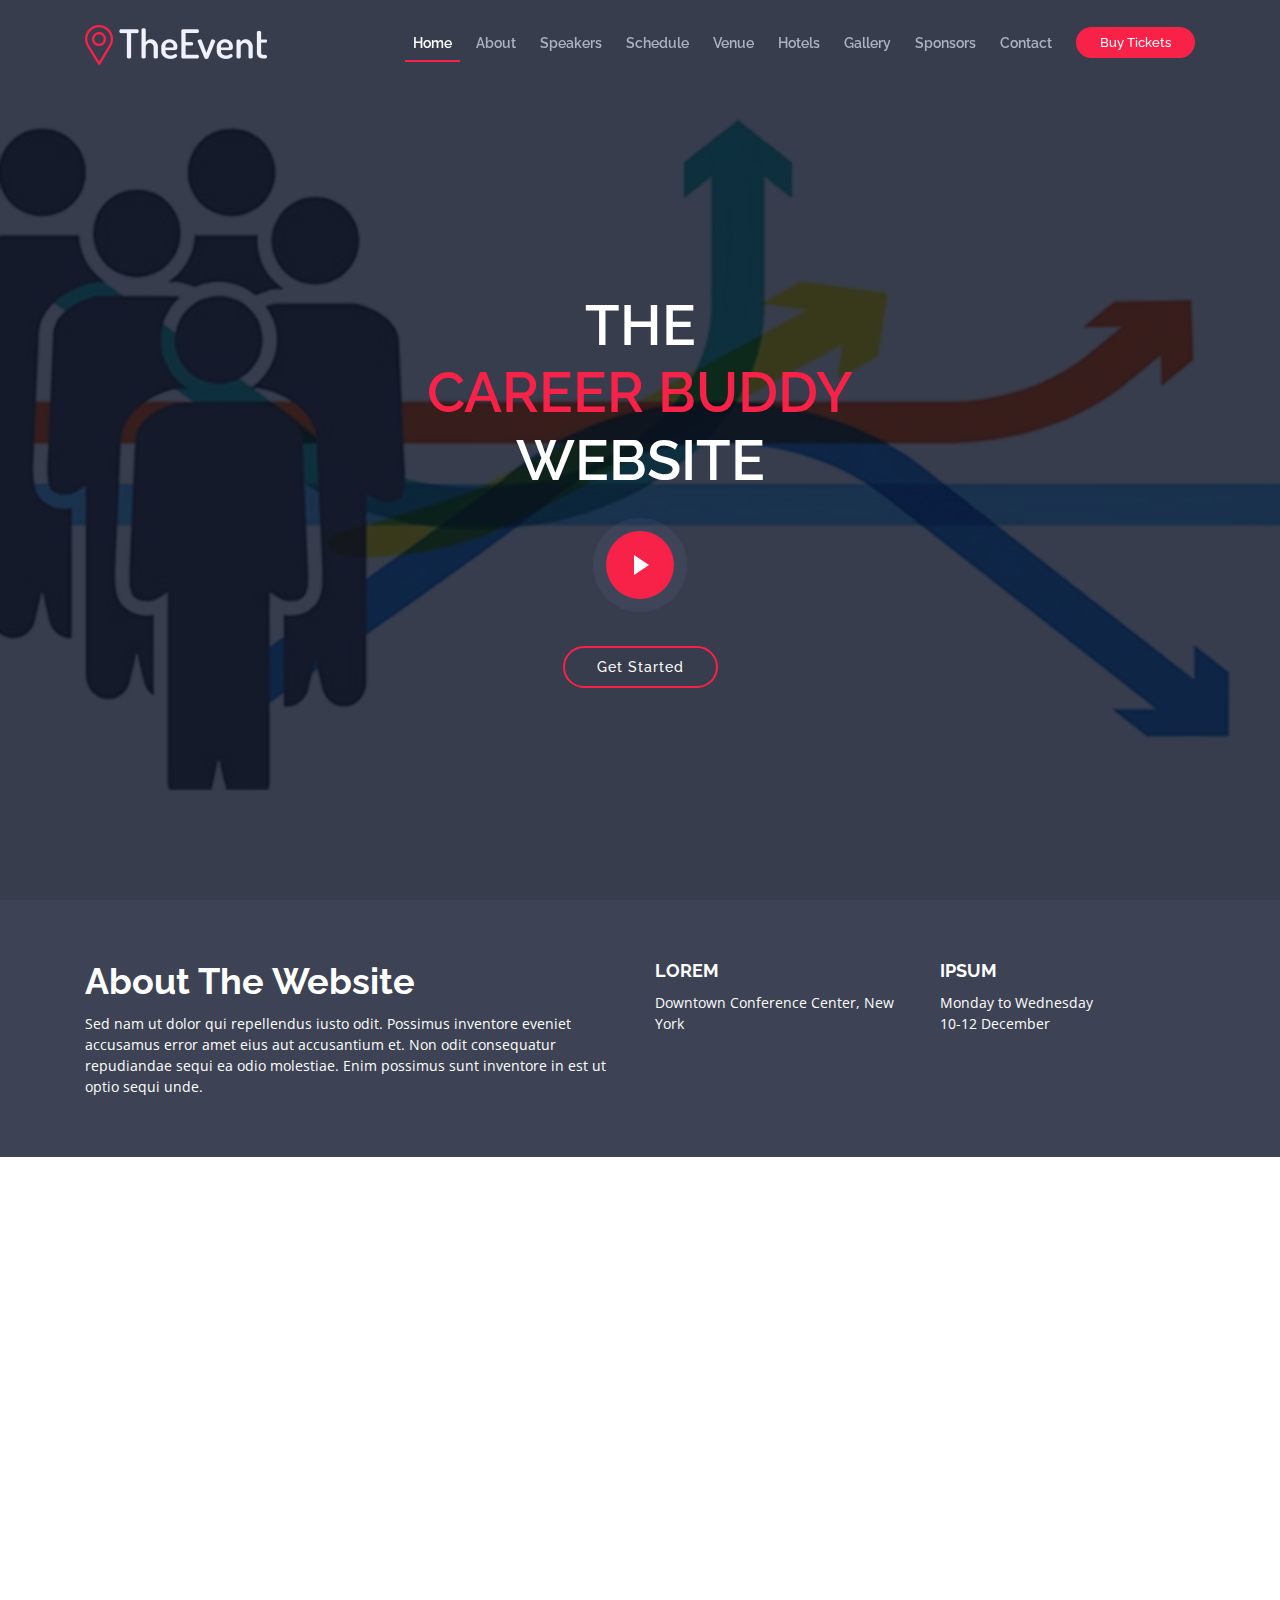
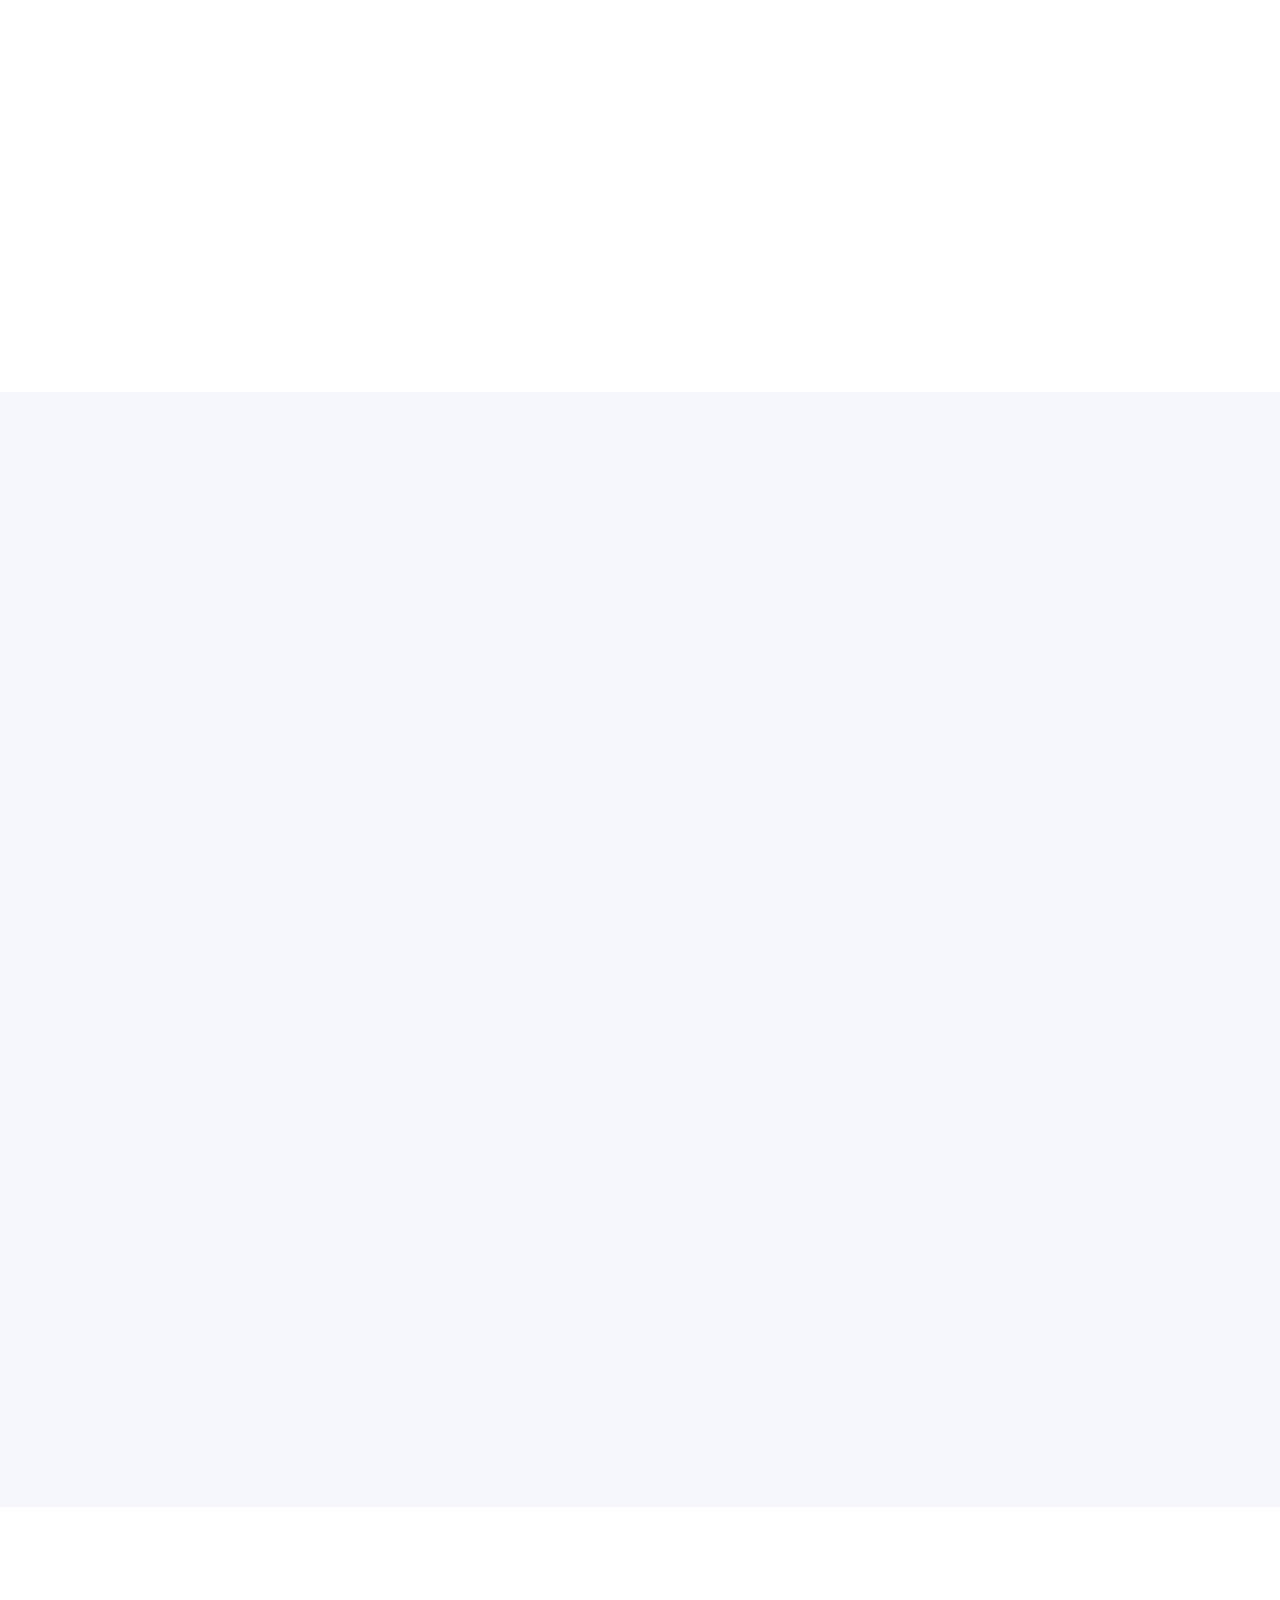
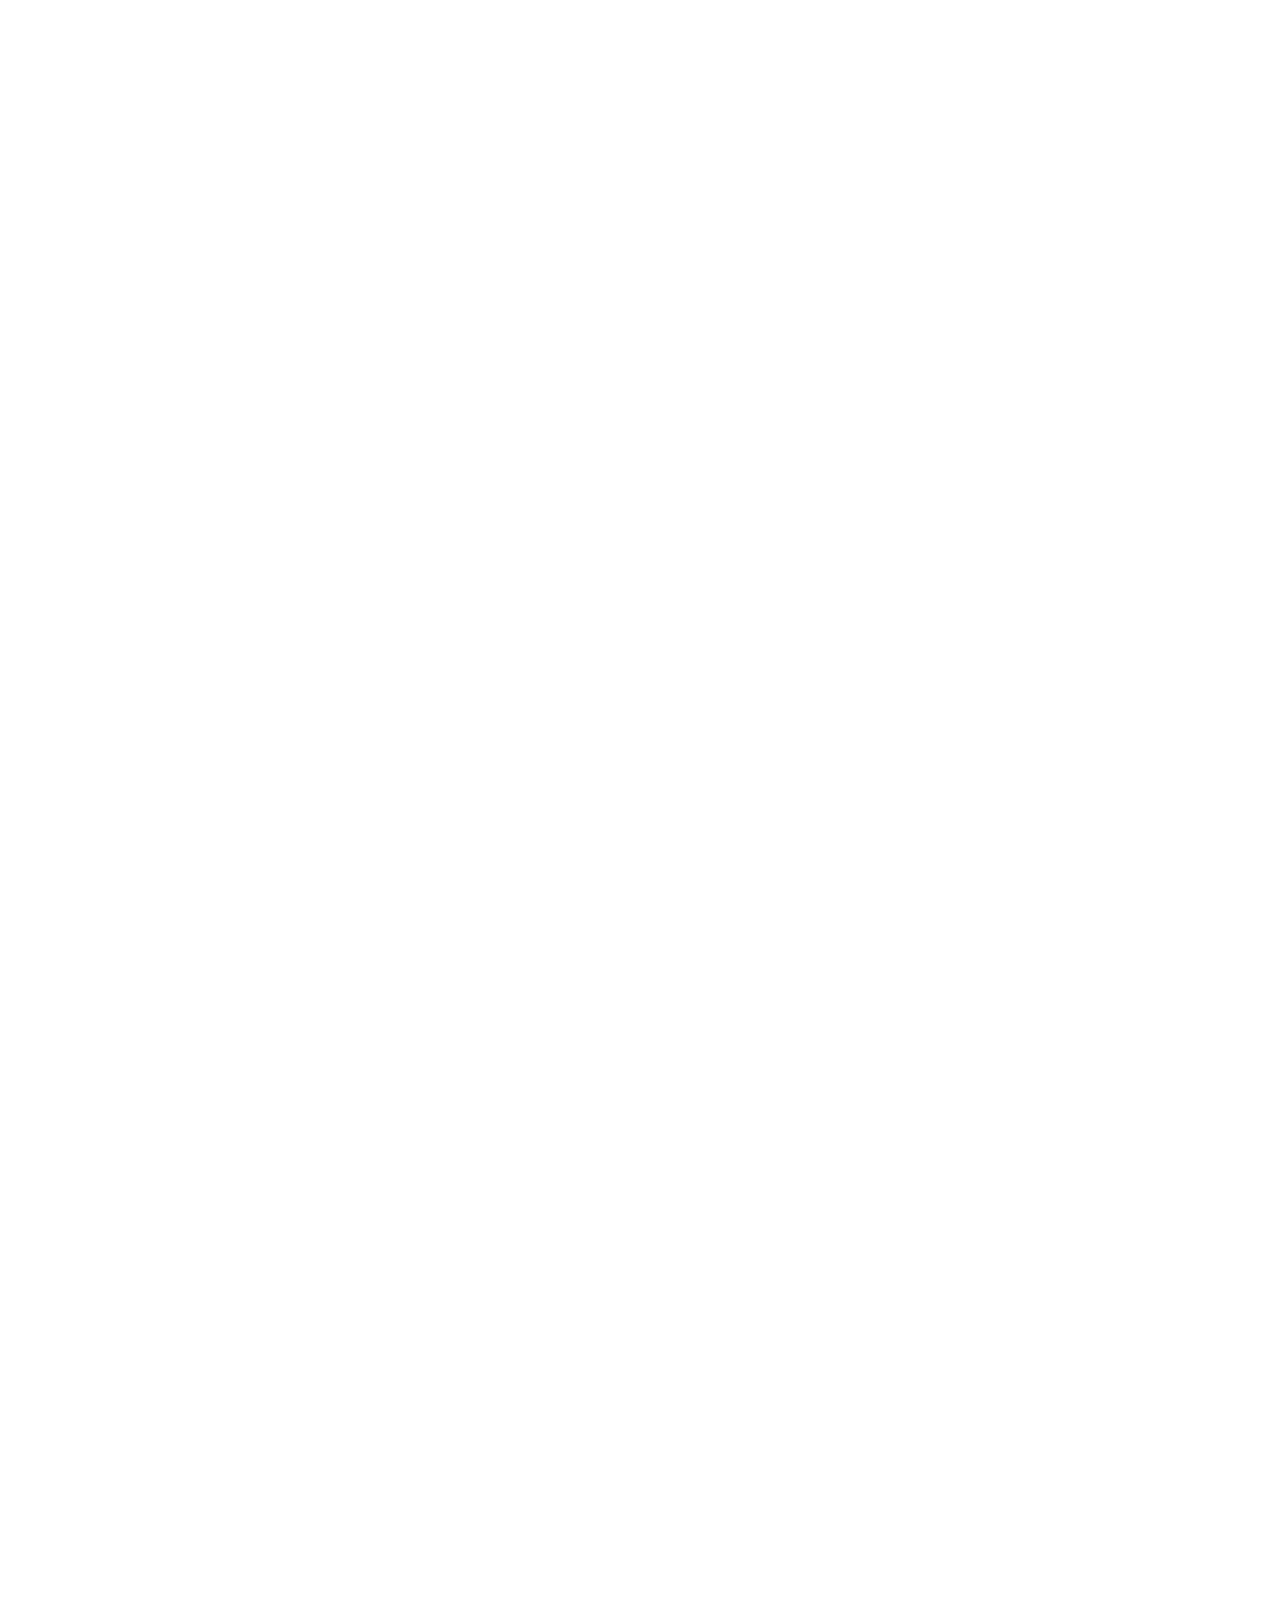
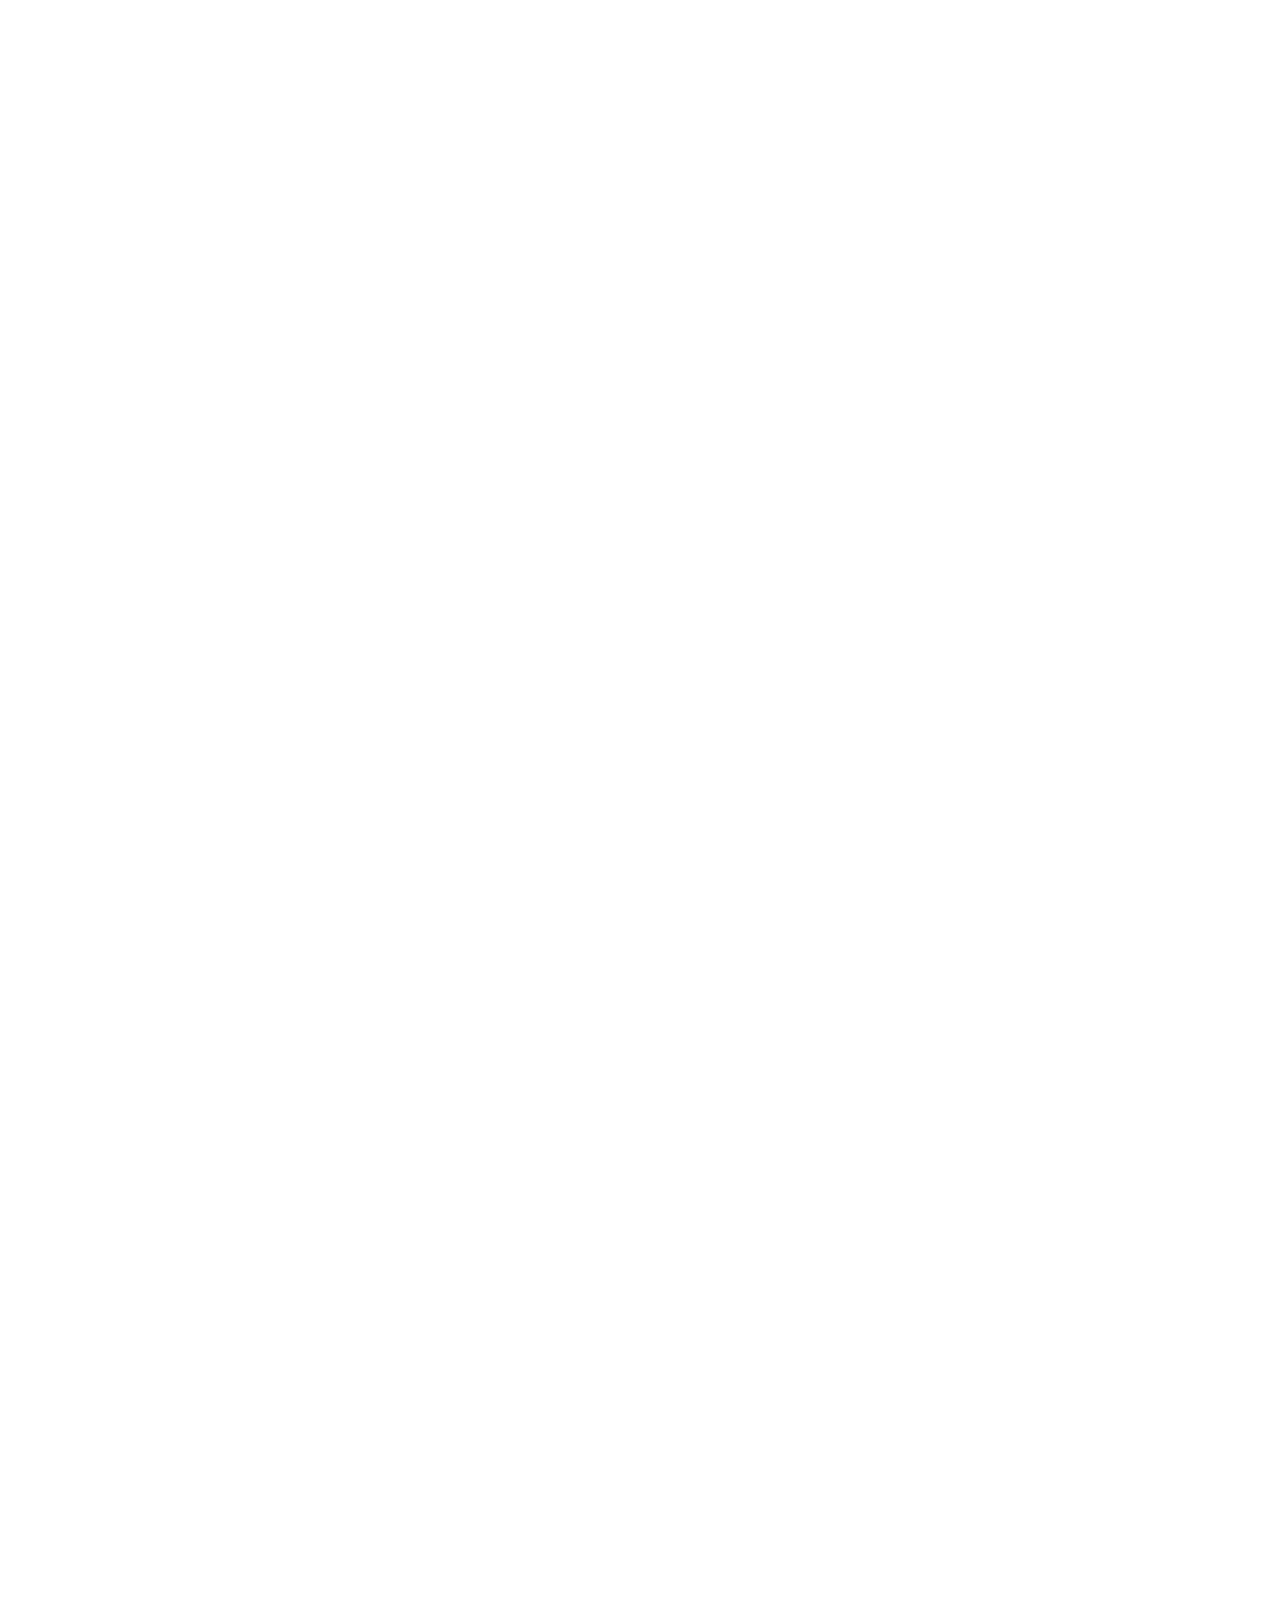
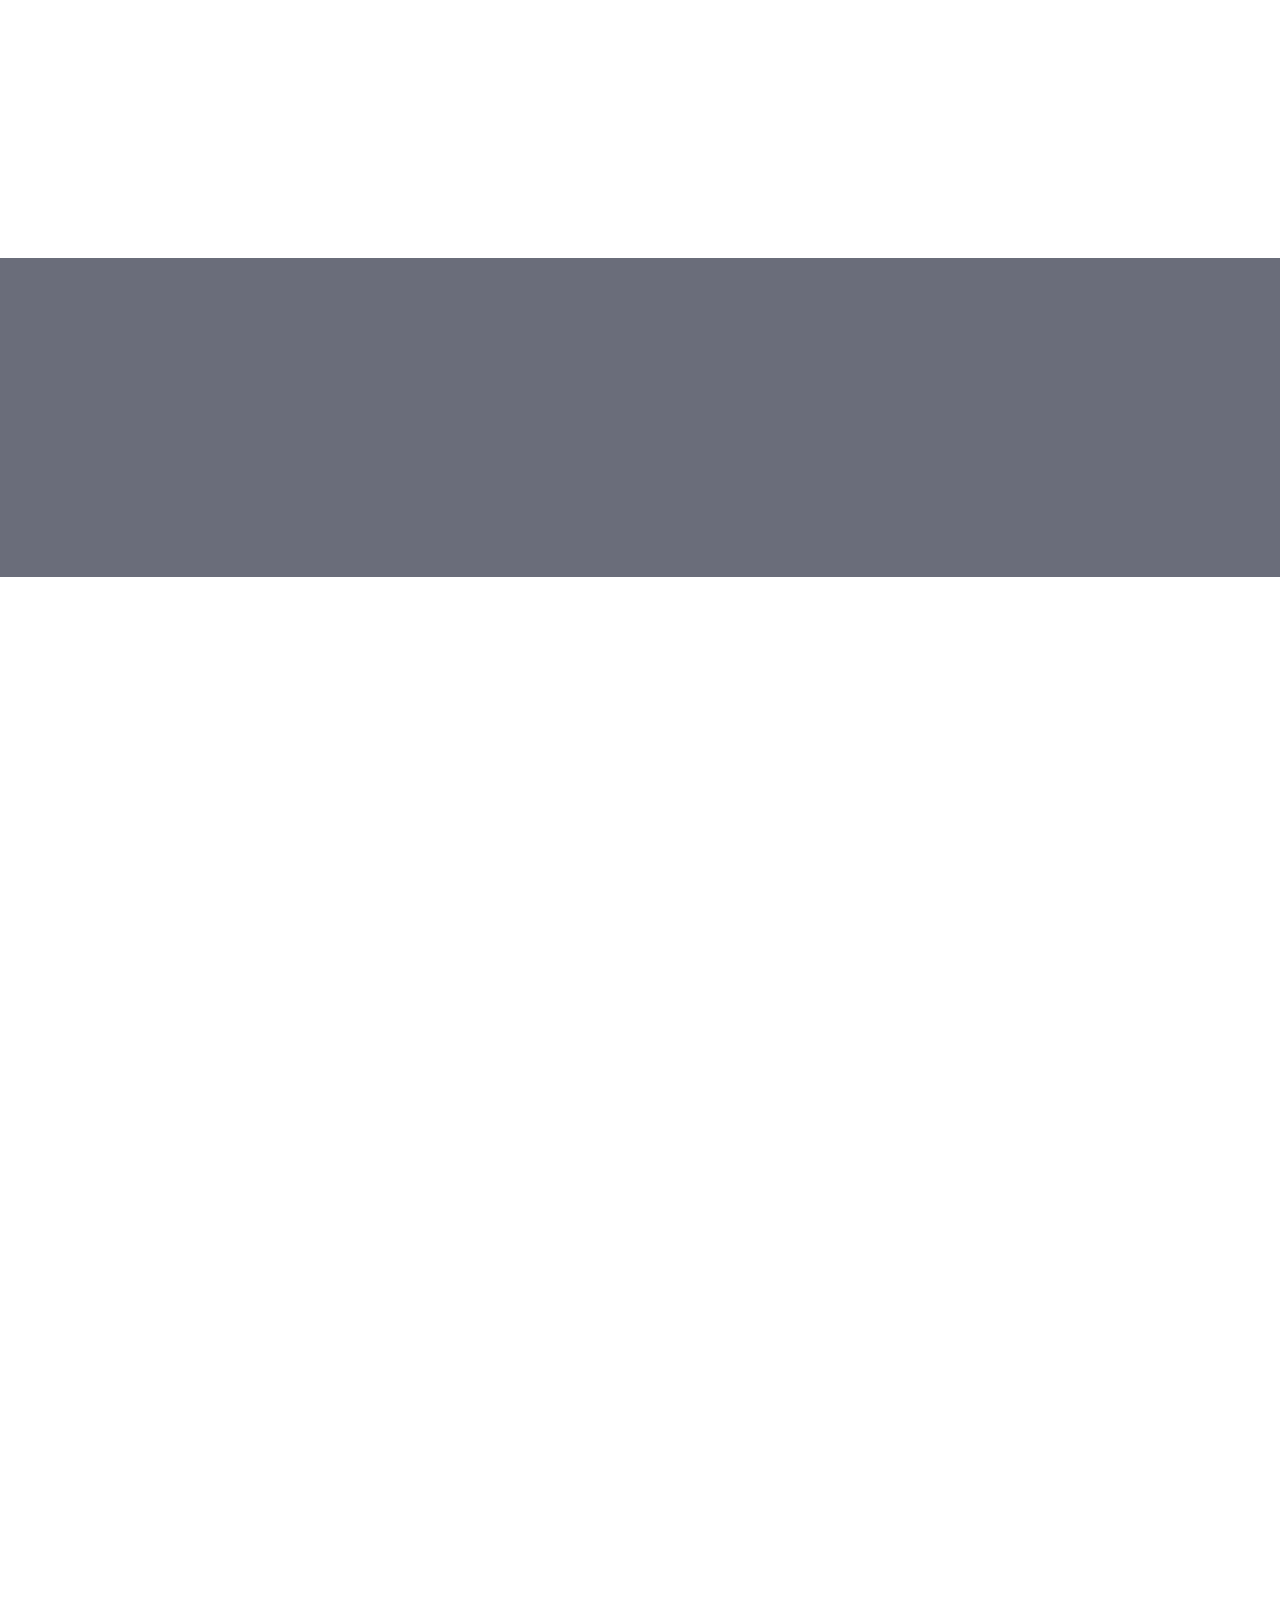
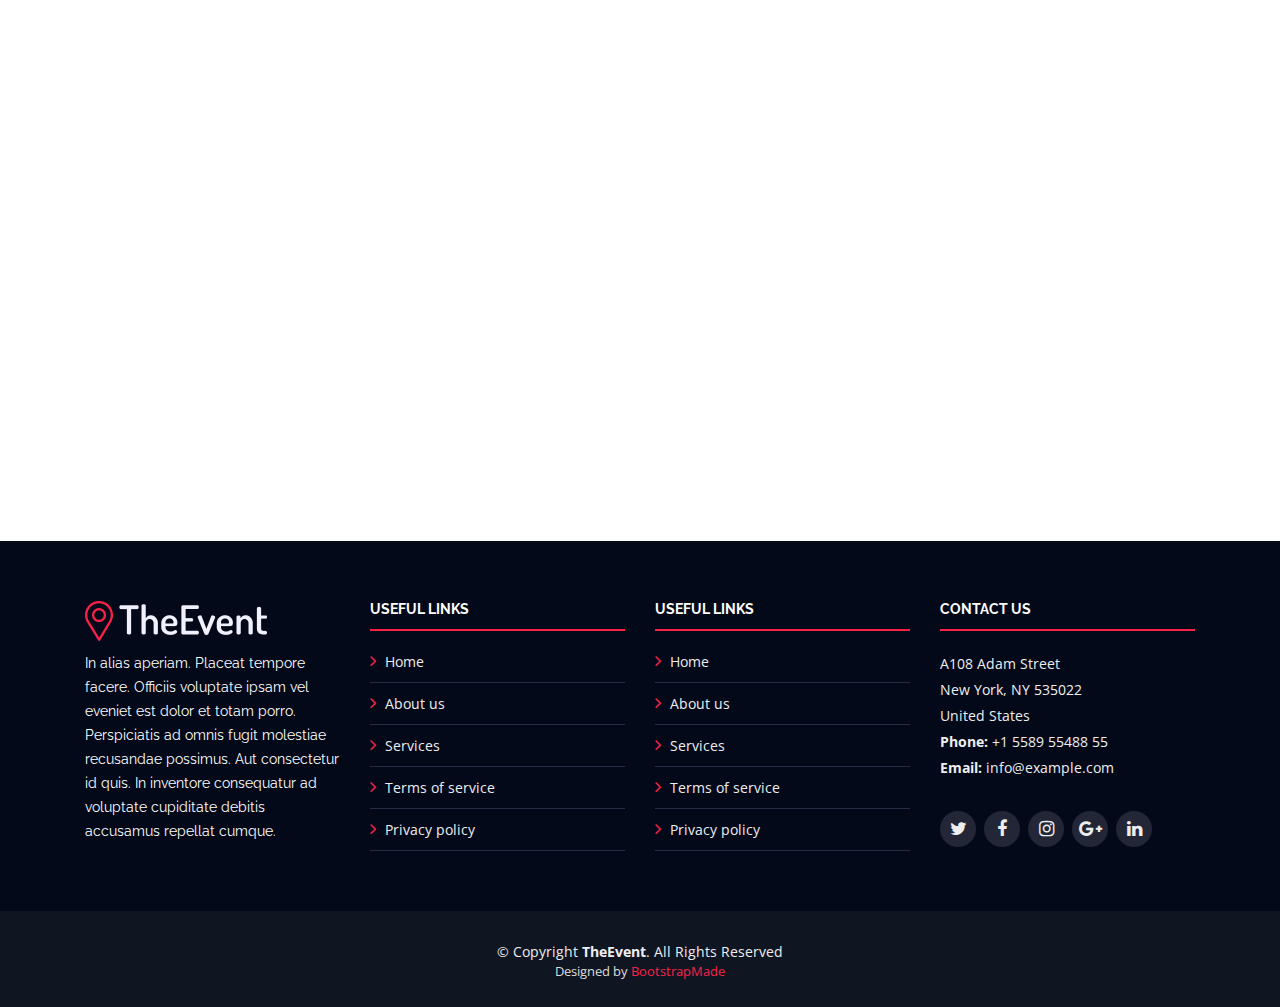
<file: index.html>
<!DOCTYPE html>
<html lang="en">

<head>
  <meta charset="utf-8">
  <title>Career Buddy</title>
  <meta content="width=device-width, initial-scale=1.0" name="viewport">
  <meta content="" name="keywords">
  <meta content="" name="description">

  <!-- Favicons -->
  <link href="img/favicon.png" rel="icon">
  <link href="img/apple-touch-icon.png" rel="apple-touch-icon">

  <!-- Google Fonts -->
  <link href="https://fonts.googleapis.com/css?family=Open+Sans:300,300i,400,400i,700,700i|Raleway:300,400,500,700,800" rel="stylesheet">

  <!-- Bootstrap CSS File -->
  <link href="lib/bootstrap/css/bootstrap.min.css" rel="stylesheet">

  <!-- Libraries CSS Files -->
  <link href="lib/font-awesome/css/font-awesome.min.css" rel="stylesheet">
  <link href="lib/animate/animate.min.css" rel="stylesheet">
  <link href="lib/venobox/venobox.css" rel="stylesheet">
  <link href="lib/owlcarousel/assets/owl.carousel.min.css" rel="stylesheet">

  <!-- Main Stylesheet File -->
  <link href="css/style.css" rel="stylesheet">

</head>

<body>

  <!--==========================
    Header
  ============================-->
  <header id="header">
    <div class="container">

      <div id="logo" class="pull-left">
        <!-- Uncomment below if you prefer to use a text logo -->
        <!-- <h1><a href="#main">C<span>o</span>nf</a></h1>-->
        <a href="#intro" class="scrollto"><img src="img/logo.png" alt="" title=""></a>
      </div>

      <nav id="nav-menu-container">
        <ul class="nav-menu">
          <li class="menu-active"><a href="#intro">Home</a></li>
          <li><a href="#about">About</a></li>
          <li><a href="tag.html">Speakers</a></li>
          <li><a href="#schedule">Schedule</a></li>
          <li><a href="#venue">Venue</a></li>
          <li><a href="#hotels">Hotels</a></li>
          <li><a href="#gallery">Gallery</a></li>
          <li><a href="#supporters">Sponsors</a></li>
          <li><a href="#contact">Contact</a></li>
          <li class="buy-tickets"><a href="#buy-tickets">Buy Tickets</a></li>
        </ul>
      </nav><!-- #nav-menu-container -->
    </div>
  </header><!-- #header -->

  <!--==========================
    Intro Section
  ============================-->
  <section id="intro">
    <div class="intro-container wow fadeIn">
      <h1 class="mb-4 pb-0">The<br><span>Career Buddy</span> <br>Website</h1>
      <!-- <p class="mb-4 pb-0">10-12 December, Downtown Conference Center, New York</p> -->
      <a href="https://www.youtube.com/watch?v=mz8fG1ZD18A" class="venobox play-btn mb-4" data-vbtype="video"
        data-autoplay="true"></a>
      <a href="#about" class="about-btn scrollto">Get Started</a>
    </div>
  </section>

  <main id="main">

    <!--==========================
      About Section
    ============================-->
    <section id="about">
      <div class="container">
        <div class="row">
          <div class="col-lg-6">
            <h2>About The Website</h2>
            <p>Sed nam ut dolor qui repellendus iusto odit. Possimus inventore eveniet accusamus error amet eius aut
              accusantium et. Non odit consequatur repudiandae sequi ea odio molestiae. Enim possimus sunt inventore in
              est ut optio sequi unde.</p>
          </div>
          <div class="col-lg-3">
            <h3>Lorem</h3>
            <p>Downtown Conference Center, New York</p>
          </div>
          <div class="col-lg-3">
            <h3>Ipsum</h3>
            <p>Monday to Wednesday<br>10-12 December</p>
          </div>
        </div>
      </div>
    </section>

    <!--==========================
      Speakers Section
    ============================-->
    <section id="speakers" class="wow fadeInUp">
      <div class="container">
        <div class="section-header">
          <h2>Event Speakers</h2>
          <p>Here are some of our speakers</p>
        </div>

        <div class="row">
          <div class="col-lg-4 col-md-6">
            <div class="speaker">
              <img src="img/speakers/1.jpg" alt="Speaker 1" class="img-fluid">
              <div class="details">
                <h3><a href="speaker-details.html">Brenden Legros</a></h3>
                <p>Quas alias incidunt</p>
                <div class="social">
                  <a href=""><i class="fa fa-twitter"></i></a>
                  <a href=""><i class="fa fa-facebook"></i></a>
                  <a href=""><i class="fa fa-google-plus"></i></a>
                  <a href=""><i class="fa fa-linkedin"></i></a>
                </div>
              </div>
            </div>
          </div>
          <div class="col-lg-4 col-md-6">
            <div class="speaker">
              <img src="img/speakers/2.jpg" alt="Speaker 2" class="img-fluid">
              <div class="details">
                <h3><a href="speaker-details.html">Hubert Hirthe</a></h3>
                <p>Consequuntur odio aut</p>
                <div class="social">
                  <a href=""><i class="fa fa-twitter"></i></a>
                  <a href=""><i class="fa fa-facebook"></i></a>
                  <a href=""><i class="fa fa-google-plus"></i></a>
                  <a href=""><i class="fa fa-linkedin"></i></a>
                </div>
              </div>
            </div>
          </div>
          <div class="col-lg-4 col-md-6">
            <div class="speaker">
              <img src="img/speakers/3.jpg" alt="Speaker 3" class="img-fluid">
              <div class="details">
                <h3><a href="speaker-details.html">Cole Emmerich</a></h3>
                <p>Fugiat laborum et</p>
                <div class="social">
                  <a href=""><i class="fa fa-twitter"></i></a>
                  <a href=""><i class="fa fa-facebook"></i></a>
                  <a href=""><i class="fa fa-google-plus"></i></a>
                  <a href=""><i class="fa fa-linkedin"></i></a>
                </div>
              </div>
            </div>
          </div>
          <div class="col-lg-4 col-md-6">
            <div class="speaker">
              <img src="img/speakers/4.jpg" alt="Speaker 4" class="img-fluid">
              <div class="details">
                <h3><a href="speaker-details.html">Jack Christiansen</a></h3>
                <p>Debitis iure vero</p>
                <div class="social">
                  <a href=""><i class="fa fa-twitter"></i></a>
                  <a href=""><i class="fa fa-facebook"></i></a>
                  <a href=""><i class="fa fa-google-plus"></i></a>
                  <a href=""><i class="fa fa-linkedin"></i></a>
                </div>
              </div>
            </div>
          </div>
          <div class="col-lg-4 col-md-6">
            <div class="speaker">
              <img src="img/speakers/5.jpg" alt="Speaker 5" class="img-fluid">
              <div class="details">
                <h3><a href="speaker-details.html">Alejandrin Littel</a></h3>
                <p>Qui molestiae natus</p>
                <div class="social">
                  <a href=""><i class="fa fa-twitter"></i></a>
                  <a href=""><i class="fa fa-facebook"></i></a>
                  <a href=""><i class="fa fa-google-plus"></i></a>
                  <a href=""><i class="fa fa-linkedin"></i></a>
                </div>
              </div>
            </div>
          </div>
          <div class="col-lg-4 col-md-6">
            <div class="speaker">
              <img src="img/speakers/6.jpg" alt="Speaker 6" class="img-fluid">
              <div class="details">
                <h3><a href="speaker-details.html">Willow Trantow</a></h3>
                <p>Non autem dicta</p>
                <div class="social">
                  <a href=""><i class="fa fa-twitter"></i></a>
                  <a href=""><i class="fa fa-facebook"></i></a>
                  <a href=""><i class="fa fa-google-plus"></i></a>
                  <a href=""><i class="fa fa-linkedin"></i></a>
                </div>
              </div>
            </div>
          </div>
        </div>
      </div>

    </section>

    <!--==========================
      Schedule Section
    ============================-->
    <section id="schedule" class="section-with-bg">
      <div class="container wow fadeInUp">
        <div class="section-header">
          <h2>Event Schedule</h2>
          <p>Here is our event schedule</p>
        </div>

        <ul class="nav nav-tabs" role="tablist">
          <li class="nav-item">
            <a class="nav-link active" href="#day-1" role="tab" data-toggle="tab">Day 1</a>
          </li>
          <li class="nav-item">
            <a class="nav-link" href="#day-2" role="tab" data-toggle="tab">Day 2</a>
          </li>
          <li class="nav-item">
            <a class="nav-link" href="#day-3" role="tab" data-toggle="tab">Day 3</a>
          </li>
        </ul>

        <h3 class="sub-heading">Voluptatem nulla veniam soluta et corrupti consequatur neque eveniet officia. Eius
          necessitatibus voluptatem quis labore perspiciatis quia.</h3>

        <div class="tab-content row justify-content-center">

          <!-- Schdule Day 1 -->
          <div role="tabpanel" class="col-lg-9 tab-pane fade show active" id="day-1">

            <div class="row schedule-item">
              <div class="col-md-2"><time>09:30 AM</time></div>
              <div class="col-md-10">
                <h4>Registration</h4>
                <p>Fugit voluptas iusto maiores temporibus autem numquam magnam.</p>
              </div>
            </div>

            <div class="row schedule-item">
              <div class="col-md-2"><time>10:00 AM</time></div>
              <div class="col-md-10">
                <div class="speaker">
                  <img src="img/speakers/1.jpg" alt="Brenden Legros">
                </div>
                <h4>Keynote <span>Brenden Legros</span></h4>
                <p>Facere provident incidunt quos voluptas.</p>
              </div>
            </div>

            <div class="row schedule-item">
              <div class="col-md-2"><time>11:00 AM</time></div>
              <div class="col-md-10">
                <div class="speaker">
                  <img src="img/speakers/2.jpg" alt="Hubert Hirthe">
                </div>
                <h4>Et voluptatem iusto dicta nobis. <span>Hubert Hirthe</span></h4>
                <p>Maiores dignissimos neque qui cum accusantium ut sit sint inventore.</p>
              </div>
            </div>

            <div class="row schedule-item">
              <div class="col-md-2"><time>12:00 AM</time></div>
              <div class="col-md-10">
                <div class="speaker">
                  <img src="img/speakers/3.jpg" alt="Cole Emmerich">
                </div>
                <h4>Explicabo et rerum quis et ut ea. <span>Cole Emmerich</span></h4>
                <p>Veniam accusantium laborum nihil eos eaque accusantium aspernatur.</p>
              </div>
            </div>

            <div class="row schedule-item">
              <div class="col-md-2"><time>02:00 PM</time></div>
              <div class="col-md-10">
                <div class="speaker">
                  <img src="img/speakers/4.jpg" alt="Jack Christiansen">
                </div>
                <h4>Qui non qui vel amet culpa sequi. <span>Jack Christiansen</span></h4>
                <p>Nam ex distinctio voluptatem doloremque suscipit iusto.</p>
              </div>
            </div>

            <div class="row schedule-item">
              <div class="col-md-2"><time>03:00 PM</time></div>
              <div class="col-md-10">
                <div class="speaker">
                  <img src="img/speakers/5.jpg" alt="Alejandrin Littel">
                </div>
                <h4>Quos ratione neque expedita asperiores. <span>Alejandrin Littel</span></h4>
                <p>Eligendi quo eveniet est nobis et ad temporibus odio quo.</p>
              </div>
            </div>

            <div class="row schedule-item">
              <div class="col-md-2"><time>04:00 PM</time></div>
              <div class="col-md-10">
                <div class="speaker">
                  <img src="img/speakers/6.jpg" alt="Willow Trantow">
                </div>
                <h4>Quo qui praesentium nesciunt <span>Willow Trantow</span></h4>
                <p>Voluptatem et alias dolorum est aut sit enim neque veritatis.</p>
              </div>
            </div>

          </div>
          <!-- End Schdule Day 1 -->

          <!-- Schdule Day 2 -->
          <div role="tabpanel" class="col-lg-9  tab-pane fade" id="day-2">

            <div class="row schedule-item">
              <div class="col-md-2"><time>10:00 AM</time></div>
              <div class="col-md-10">
                <div class="speaker">
                  <img src="img/speakers/1.jpg" alt="Brenden Legros">
                </div>
                <h4>Libero corrupti explicabo itaque. <span>Brenden Legros</span></h4>
                <p>Facere provident incidunt quos voluptas.</p>
              </div>
            </div>

            <div class="row schedule-item">
              <div class="col-md-2"><time>11:00 AM</time></div>
              <div class="col-md-10">
                <div class="speaker">
                  <img src="img/speakers/2.jpg" alt="Hubert Hirthe">
                </div>
                <h4>Et voluptatem iusto dicta nobis. <span>Hubert Hirthe</span></h4>
                <p>Maiores dignissimos neque qui cum accusantium ut sit sint inventore.</p>
              </div>
            </div>

            <div class="row schedule-item">
              <div class="col-md-2"><time>12:00 AM</time></div>
              <div class="col-md-10">
                <div class="speaker">
                  <img src="img/speakers/3.jpg" alt="Cole Emmerich">
                </div>
                <h4>Explicabo et rerum quis et ut ea. <span>Cole Emmerich</span></h4>
                <p>Veniam accusantium laborum nihil eos eaque accusantium aspernatur.</p>
              </div>
            </div>

            <div class="row schedule-item">
              <div class="col-md-2"><time>02:00 PM</time></div>
              <div class="col-md-10">
                <div class="speaker">
                  <img src="img/speakers/4.jpg" alt="Jack Christiansen">
                </div>
                <h4>Qui non qui vel amet culpa sequi. <span>Jack Christiansen</span></h4>
                <p>Nam ex distinctio voluptatem doloremque suscipit iusto.</p>
              </div>
            </div>

            <div class="row schedule-item">
              <div class="col-md-2"><time>03:00 PM</time></div>
              <div class="col-md-10">
                <div class="speaker">
                  <img src="img/speakers/5.jpg" alt="Alejandrin Littel">
                </div>
                <h4>Quos ratione neque expedita asperiores. <span>Alejandrin Littel</span></h4>
                <p>Eligendi quo eveniet est nobis et ad temporibus odio quo.</p>
              </div>
            </div>

            <div class="row schedule-item">
              <div class="col-md-2"><time>04:00 PM</time></div>
              <div class="col-md-10">
                <div class="speaker">
                  <img src="img/speakers/6.jpg" alt="Willow Trantow">
                </div>
                <h4>Quo qui praesentium nesciunt <span>Willow Trantow</span></h4>
                <p>Voluptatem et alias dolorum est aut sit enim neque veritatis.</p>
              </div>
            </div>

          </div>
          <!-- End Schdule Day 2 -->

          <!-- Schdule Day 3 -->
          <div role="tabpanel" class="col-lg-9  tab-pane fade" id="day-3">

            <div class="row schedule-item">
              <div class="col-md-2"><time>10:00 AM</time></div>
              <div class="col-md-10">
                <div class="speaker">
                  <img src="img/speakers/2.jpg" alt="Hubert Hirthe">
                </div>
                <h4>Et voluptatem iusto dicta nobis. <span>Hubert Hirthe</span></h4>
                <p>Maiores dignissimos neque qui cum accusantium ut sit sint inventore.</p>
              </div>
            </div>

            <div class="row schedule-item">
              <div class="col-md-2"><time>11:00 AM</time></div>
              <div class="col-md-10">
                <div class="speaker">
                  <img src="img/speakers/3.jpg" alt="Cole Emmerich">
                </div>
                <h4>Explicabo et rerum quis et ut ea. <span>Cole Emmerich</span></h4>
                <p>Veniam accusantium laborum nihil eos eaque accusantium aspernatur.</p>
              </div>
            </div>

            <div class="row schedule-item">
              <div class="col-md-2"><time>12:00 AM</time></div>
              <div class="col-md-10">
                <div class="speaker">
                  <img src="img/speakers/1.jpg" alt="Brenden Legros">
                </div>
                <h4>Libero corrupti explicabo itaque. <span>Brenden Legros</span></h4>
                <p>Facere provident incidunt quos voluptas.</p>
              </div>
            </div>

            <div class="row schedule-item">
              <div class="col-md-2"><time>02:00 PM</time></div>
              <div class="col-md-10">
                <div class="speaker">
                  <img src="img/speakers/4.jpg" alt="Jack Christiansen">
                </div>
                <h4>Qui non qui vel amet culpa sequi. <span>Jack Christiansen</span></h4>
                <p>Nam ex distinctio voluptatem doloremque suscipit iusto.</p>
              </div>
            </div>

            <div class="row schedule-item">
              <div class="col-md-2"><time>03:00 PM</time></div>
              <div class="col-md-10">
                <div class="speaker">
                  <img src="img/speakers/5.jpg" alt="Alejandrin Littel">
                </div>
                <h4>Quos ratione neque expedita asperiores. <span>Alejandrin Littel</span></h4>
                <p>Eligendi quo eveniet est nobis et ad temporibus odio quo.</p>
              </div>
            </div>

            <div class="row schedule-item">
              <div class="col-md-2"><time>04:00 PM</time></div>
              <div class="col-md-10">
                <div class="speaker">
                  <img src="img/speakers/6.jpg" alt="Willow Trantow">
                </div>
                <h4>Quo qui praesentium nesciunt <span>Willow Trantow</span></h4>
                <p>Voluptatem et alias dolorum est aut sit enim neque veritatis.</p>
              </div>
            </div>

          </div>
          <!-- End Schdule Day 2 -->

        </div>

      </div>

    </section>

    <!--==========================
      Venue Section
    ============================-->
    <section id="venue" class="wow fadeInUp">

      <div class="container-fluid">

        <div class="section-header">
          <h2>Event Venue</h2>
          <p>Event venue location info and gallery</p>
        </div>

        <div class="row no-gutters">
          <div class="col-lg-6 venue-map">
            <iframe src="https://www.google.com/maps/embed?pb=!1m14!1m8!1m3!1d12097.433213460943!2d-74.0062269!3d40.7101282!3m2!1i1024!2i768!4f13.1!3m3!1m2!1s0x0%3A0xb89d1fe6bc499443!2sDowntown+Conference+Center!5e0!3m2!1smk!2sbg!4v1539943755621" frameborder="0" style="border:0" allowfullscreen></iframe>
          </div>

          <div class="col-lg-6 venue-info">
            <div class="row justify-content-center">
              <div class="col-11 col-lg-8">
                <h3>Downtown Conference Center, New York</h3>
                <p>Iste nobis eum sapiente sunt enim dolores labore accusantium autem. Cumque beatae ipsam. Est quae sit qui voluptatem corporis velit. Qui maxime accusamus possimus. Consequatur sequi et ea suscipit enim nesciunt quia velit.</p>
              </div>
            </div>
          </div>
        </div>

      </div>

      <div class="container-fluid venue-gallery-container">
        <div class="row no-gutters">

          <div class="col-lg-3 col-md-4">
            <div class="venue-gallery">
              <a href="img/venue-gallery/1.jpg" class="venobox" data-gall="venue-gallery">
                <img src="img/venue-gallery/1.jpg" alt="" class="img-fluid">
              </a>
            </div>
          </div>

          <div class="col-lg-3 col-md-4">
            <div class="venue-gallery">
              <a href="img/venue-gallery/2.jpg" class="venobox" data-gall="venue-gallery">
                <img src="img/venue-gallery/2.jpg" alt="" class="img-fluid">
              </a>
            </div>
          </div>

          <div class="col-lg-3 col-md-4">
            <div class="venue-gallery">
              <a href="img/venue-gallery/3.jpg" class="venobox" data-gall="venue-gallery">
                <img src="img/venue-gallery/3.jpg" alt="" class="img-fluid">
              </a>
            </div>
          </div>

          <div class="col-lg-3 col-md-4">
            <div class="venue-gallery">
              <a href="img/venue-gallery/4.jpg" class="venobox" data-gall="venue-gallery">
                <img src="img/venue-gallery/4.jpg" alt="" class="img-fluid">
              </a>
            </div>
          </div>

          <div class="col-lg-3 col-md-4">
            <div class="venue-gallery">
              <a href="img/venue-gallery/5.jpg" class="venobox" data-gall="venue-gallery">
                <img src="img/venue-gallery/5.jpg" alt="" class="img-fluid">
              </a>
            </div>
          </div>

          <div class="col-lg-3 col-md-4">
            <div class="venue-gallery">
              <a href="img/venue-gallery/6.jpg" class="venobox" data-gall="venue-gallery">
                <img src="img/venue-gallery/6.jpg" alt="" class="img-fluid">
              </a>
            </div>
          </div>

          <div class="col-lg-3 col-md-4">
            <div class="venue-gallery">
              <a href="img/venue-gallery/7.jpg" class="venobox" data-gall="venue-gallery">
                <img src="img/venue-gallery/7.jpg" alt="" class="img-fluid">
              </a>
            </div>
          </div>

          <div class="col-lg-3 col-md-4">
            <div class="venue-gallery">
              <a href="img/venue-gallery/8.jpg" class="venobox" data-gall="venue-gallery">
                <img src="img/venue-gallery/8.jpg" alt="" class="img-fluid">
              </a>
            </div>
          </div>

        </div>
      </div>

    </section>

    <!--==========================
      Hotels Section
    ============================-->
    <section id="hotels" class="section-with-bg wow fadeInUp">

      <div class="container">
        <div class="section-header">
          <h2>Hotels</h2>
          <p>Her are some nearby hotels</p>
        </div>

        <div class="row">

          <div class="col-lg-4 col-md-6">
            <div class="hotel">
              <div class="hotel-img">
                <img src="img/hotels/1.jpg" alt="Hotel 1" class="img-fluid">
              </div>
              <h3><a href="#">Hotel 1</a></h3>
              <div class="stars">
                <i class="fa fa-star"></i>
                <i class="fa fa-star"></i>
                <i class="fa fa-star"></i>
                <i class="fa fa-star"></i>
                <i class="fa fa-star"></i>
              </div>
              <p>0.4 Mile from the Venue</p>
            </div>
          </div>

          <div class="col-lg-4 col-md-6">
            <div class="hotel">
              <div class="hotel-img">
                <img src="img/hotels/2.jpg" alt="Hotel 2" class="img-fluid">
              </div>
              <h3><a href="#">Hotel 2</a></h3>
              <div class="stars">
                <i class="fa fa-star"></i>
                <i class="fa fa-star"></i>
                <i class="fa fa-star"></i>
                <i class="fa fa-star"></i>
                <i class="fa fa-star-half-full"></i>
              </div>
              <p>0.5 Mile from the Venue</p>
            </div>
          </div>

          <div class="col-lg-4 col-md-6">
            <div class="hotel">
              <div class="hotel-img">
                <img src="img/hotels/3.jpg" alt="Hotel 3" class="img-fluid">
              </div>
              <h3><a href="#">Hotel 3</a></h3>
              <div class="stars">
                <i class="fa fa-star"></i>
                <i class="fa fa-star"></i>
                <i class="fa fa-star"></i>
                <i class="fa fa-star"></i>
              </div>
              <p>0.6 Mile from the Venue</p>
            </div>
          </div>

        </div>
      </div>

    </section>

    <!--==========================
      Gallery Section
    ============================-->
    <section id="gallery" class="wow fadeInUp">

      <div class="container">
        <div class="section-header">
          <h2>Gallery</h2>
          <p>Check our gallery from the recent events</p>
        </div>
      </div>

      <div class="owl-carousel gallery-carousel">
        <a href="img/gallery/1.jpg" class="venobox" data-gall="gallery-carousel"><img src="img/gallery/1.jpg" alt=""></a>
        <a href="img/gallery/2.jpg" class="venobox" data-gall="gallery-carousel"><img src="img/gallery/2.jpg" alt=""></a>
        <a href="img/gallery/3.jpg" class="venobox" data-gall="gallery-carousel"><img src="img/gallery/3.jpg" alt=""></a>
        <a href="img/gallery/4.jpg" class="venobox" data-gall="gallery-carousel"><img src="img/gallery/4.jpg" alt=""></a>
        <a href="img/gallery/5.jpg" class="venobox" data-gall="gallery-carousel"><img src="img/gallery/5.jpg" alt=""></a>
        <a href="img/gallery/6.jpg" class="venobox" data-gall="gallery-carousel"><img src="img/gallery/6.jpg" alt=""></a>
        <a href="img/gallery/7.jpg" class="venobox" data-gall="gallery-carousel"><img src="img/gallery/7.jpg" alt=""></a>
        <a href="img/gallery/8.jpg" class="venobox" data-gall="gallery-carousel"><img src="img/gallery/8.jpg" alt=""></a>
      </div>

    </section>

    <!--==========================
      Sponsors Section
    ============================-->
    <section id="supporters" class="section-with-bg wow fadeInUp">

      <div class="container">
        <div class="section-header">
          <h2>Sponsors</h2>
        </div>

        <div class="row no-gutters supporters-wrap clearfix">

          <div class="col-lg-3 col-md-4 col-xs-6">
            <div class="supporter-logo">
              <img src="img/supporters/1.png" class="img-fluid" alt="">
            </div>
          </div>
          
          <div class="col-lg-3 col-md-4 col-xs-6">
            <div class="supporter-logo">
              <img src="img/supporters/2.png" class="img-fluid" alt="">
            </div>
          </div>
        
          <div class="col-lg-3 col-md-4 col-xs-6">
            <div class="supporter-logo">
              <img src="img/supporters/3.png" class="img-fluid" alt="">
            </div>
          </div>
          
          <div class="col-lg-3 col-md-4 col-xs-6">
            <div class="supporter-logo">
              <img src="img/supporters/4.png" class="img-fluid" alt="">
            </div>
          </div>
          
          <div class="col-lg-3 col-md-4 col-xs-6">
            <div class="supporter-logo">
              <img src="img/supporters/5.png" class="img-fluid" alt="">
            </div>
          </div>
        
          <div class="col-lg-3 col-md-4 col-xs-6">
            <div class="supporter-logo">
              <img src="img/supporters/6.png" class="img-fluid" alt="">
            </div>
          </div>
          
          <div class="col-lg-3 col-md-4 col-xs-6">
            <div class="supporter-logo">
              <img src="img/supporters/7.png" class="img-fluid" alt="">
            </div>
          </div>
          
          <div class="col-lg-3 col-md-4 col-xs-6">
            <div class="supporter-logo">
              <img src="img/supporters/8.png" class="img-fluid" alt="">
            </div>
          </div>

        </div>

      </div>

    </section>

    <!--==========================
      F.A.Q Section
    ============================-->
    <section id="faq" class="wow fadeInUp">

      <div class="container">

        <div class="section-header">
          <h2>F.A.Q </h2>
        </div>

        <div class="row justify-content-center">
          <div class="col-lg-9">
              <ul id="faq-list">

                <li>
                  <a data-toggle="collapse" class="collapsed" href="#faq1">Non consectetur a erat nam at lectus urna duis? <i class="fa fa-minus-circle"></i></a>
                  <div id="faq1" class="collapse" data-parent="#faq-list">
                    <p>
                      Feugiat pretium nibh ipsum consequat. Tempus iaculis urna id volutpat lacus laoreet non curabitur gravida. Venenatis lectus magna fringilla urna porttitor rhoncus dolor purus non.
                    </p>
                  </div>
                </li>
      
                <li>
                  <a data-toggle="collapse" href="#faq2" class="collapsed">Feugiat scelerisque varius morbi enim nunc faucibus a pellentesque? <i class="fa fa-minus-circle"></i></a>
                  <div id="faq2" class="collapse" data-parent="#faq-list">
                    <p>
                      Dolor sit amet consectetur adipiscing elit pellentesque habitant morbi. Id interdum velit laoreet id donec ultrices. Fringilla phasellus faucibus scelerisque eleifend donec pretium. Est pellentesque elit ullamcorper dignissim. Mauris ultrices eros in cursus turpis massa tincidunt dui.
                    </p>
                  </div>
                </li>
      
                <li>
                  <a data-toggle="collapse" href="#faq3" class="collapsed">Dolor sit amet consectetur adipiscing elit pellentesque habitant morbi? <i class="fa fa-minus-circle"></i></a>
                  <div id="faq3" class="collapse" data-parent="#faq-list">
                    <p>
                      Eleifend mi in nulla posuere sollicitudin aliquam ultrices sagittis orci. Faucibus pulvinar elementum integer enim. Sem nulla pharetra diam sit amet nisl suscipit. Rutrum tellus pellentesque eu tincidunt. Lectus urna duis convallis convallis tellus. Urna molestie at elementum eu facilisis sed odio morbi quis
                    </p>
                  </div>
                </li>
      
                <li>
                  <a data-toggle="collapse" href="#faq4" class="collapsed">Ac odio tempor orci dapibus. Aliquam eleifend mi in nulla? <i class="fa fa-minus-circle"></i></a>
                  <div id="faq4" class="collapse" data-parent="#faq-list">
                    <p>
                      Dolor sit amet consectetur adipiscing elit pellentesque habitant morbi. Id interdum velit laoreet id donec ultrices. Fringilla phasellus faucibus scelerisque eleifend donec pretium. Est pellentesque elit ullamcorper dignissim. Mauris ultrices eros in cursus turpis massa tincidunt dui.
                    </p>
                  </div>
                </li>
      
                <li>
                  <a data-toggle="collapse" href="#faq5" class="collapsed">Tempus quam pellentesque nec nam aliquam sem et tortor consequat? <i class="fa fa-minus-circle"></i></a>
                  <div id="faq5" class="collapse" data-parent="#faq-list">
                    <p>
                      Molestie a iaculis at erat pellentesque adipiscing commodo. Dignissim suspendisse in est ante in. Nunc vel risus commodo viverra maecenas accumsan. Sit amet nisl suscipit adipiscing bibendum est. Purus gravida quis blandit turpis cursus in
                    </p>
                  </div>
                </li>
      
                <li>
                  <a data-toggle="collapse" href="#faq6" class="collapsed">Tortor vitae purus faucibus ornare. Varius vel pharetra vel turpis nunc eget lorem dolor? <i class="fa fa-minus-circle"></i></a>
                  <div id="faq6" class="collapse" data-parent="#faq-list">
                    <p>
                      Laoreet sit amet cursus sit amet dictum sit amet justo. Mauris vitae ultricies leo integer malesuada nunc vel. Tincidunt eget nullam non nisi est sit amet. Turpis nunc eget lorem dolor sed. Ut venenatis tellus in metus vulputate eu scelerisque. Pellentesque diam volutpat commodo sed egestas egestas fringilla phasellus faucibus. Nibh tellus molestie nunc non blandit massa enim nec.
                    </p>
                  </div>
                </li>
      
              </ul>
          </div>
        </div>

      </div>

    </section>

    <!--==========================
      Subscribe Section
    ============================-->
    <section id="subscribe">
      <div class="container wow fadeInUp">
        <div class="section-header">
          <h2>Newsletter</h2>
          <p>Rerum numquam illum recusandae quia mollitia consequatur.</p>
        </div>

        <form method="POST" action="#">
          <div class="form-row justify-content-center">
            <div class="col-auto">
              <input type="text" class="form-control" placeholder="Enter your Email">
            </div>
            <div class="col-auto">
              <button type="submit">Subscribe</button>
            </div>
          </div>
        </form>

      </div>
    </section>

    <!--==========================
      Buy Ticket Section
    ============================-->
    <section id="buy-tickets" class="section-with-bg wow fadeInUp">
      <div class="container">

        <div class="section-header">
          <h2>Buy Tickets</h2>
          <p>Velit consequatur consequatur inventore iste fugit unde omnis eum aut.</p>
        </div>

        <div class="row">
          <div class="col-lg-4">
            <div class="card mb-5 mb-lg-0">
              <div class="card-body">
                <h5 class="card-title text-muted text-uppercase text-center">Standard Access</h5>
                <h6 class="card-price text-center">$150</h6>
                <hr>
                <ul class="fa-ul">
                  <li><span class="fa-li"><i class="fa fa-check"></i></span>Regular Seating</li>
                  <li><span class="fa-li"><i class="fa fa-check"></i></span>Coffee Break</li>
                  <li><span class="fa-li"><i class="fa fa-check"></i></span>Custom Badge</li>
                  <li class="text-muted"><span class="fa-li"><i class="fa fa-times"></i></span>Community Access</li>
                  <li class="text-muted"><span class="fa-li"><i class="fa fa-times"></i></span>Workshop Access</li>
                  <li class="text-muted"><span class="fa-li"><i class="fa fa-times"></i></span>After Party</li>
                </ul>
                <hr>
                <div class="text-center">
                  <button type="button" class="btn" data-toggle="modal" data-target="#buy-ticket-modal" data-ticket-type="standard-access">Buy Now</button>
                </div>
              </div>
            </div>
          </div>
          <div class="col-lg-4">
            <div class="card mb-5 mb-lg-0">
              <div class="card-body">
                <h5 class="card-title text-muted text-uppercase text-center">Pro Access</h5>
                <h6 class="card-price text-center">$250</h6>
                <hr>
                <ul class="fa-ul">
                  <li><span class="fa-li"><i class="fa fa-check"></i></span>Regular Seating</li>
                  <li><span class="fa-li"><i class="fa fa-check"></i></span>Coffee Break</li>
                  <li><span class="fa-li"><i class="fa fa-check"></i></span>Custom Badge</li>
                  <li><span class="fa-li"><i class="fa fa-check"></i></span>Community Access</li>
                  <li class="text-muted"><span class="fa-li"><i class="fa fa-times"></i></span>Workshop Access</li>
                  <li class="text-muted"><span class="fa-li"><i class="fa fa-times"></i></span>After Party</li>
                </ul>
                <hr>
                <div class="text-center">
                  <button type="button" class="btn" data-toggle="modal" data-target="#buy-ticket-modal" data-ticket-type="pro-access">Buy Now</button>
                </div>
              </div>
            </div>
          </div>
          <!-- Pro Tier -->
          <div class="col-lg-4">
            <div class="card">
              <div class="card-body">
                <h5 class="card-title text-muted text-uppercase text-center">Premium Access</h5>
                <h6 class="card-price text-center">$350</h6>
                <hr>
                <ul class="fa-ul">
                  <li><span class="fa-li"><i class="fa fa-check"></i></span>Regular Seating</li>
                  <li><span class="fa-li"><i class="fa fa-check"></i></span>Coffee Break</li>
                  <li><span class="fa-li"><i class="fa fa-check"></i></span>Custom Badge</li>
                  <li><span class="fa-li"><i class="fa fa-check"></i></span>Community Access</li>
                  <li><span class="fa-li"><i class="fa fa-check"></i></span>Workshop Access</li>
                  <li><span class="fa-li"><i class="fa fa-check"></i></span>After Party</li>
                </ul>
                <hr>
                <div class="text-center">
                  <button type="button" class="btn" data-toggle="modal" data-target="#buy-ticket-modal" data-ticket-type="premium-access">Buy Now</button>
                </div>

              </div>
            </div>
          </div>
        </div>

      </div>

      <!-- Modal Order Form -->
      <div id="buy-ticket-modal" class="modal fade">
        <div class="modal-dialog" role="document">
          <div class="modal-content">
            <div class="modal-header">
              <h4 class="modal-title">Buy Tickets</h4>
              <button type="button" class="close" data-dismiss="modal" aria-label="Close">
                <span aria-hidden="true">&times;</span>
              </button>
            </div>
            <div class="modal-body">
              <form method="POST" action="#">
                <div class="form-group">
                  <input type="text" class="form-control" name="your-name" placeholder="Your Name">
                </div>
                <div class="form-group">
                  <input type="text" class="form-control" name="your-email" placeholder="Your Email">
                </div>
                <div class="form-group">
                  <select id="ticket-type" name="ticket-type" class="form-control" >
                    <option value="">-- Select Your Ticket Type --</option>
                    <option value="standard-access">Standard Access</option>
                    <option value="pro-access">Pro Access</option>
                    <option value="premium-access">Premium Access</option>
                  </select>
                </div>
                <div class="text-center">
                  <button type="submit" class="btn">Buy Now</button>
                </div>
              </form>
            </div>
          </div><!-- /.modal-content -->
        </div><!-- /.modal-dialog -->
      </div><!-- /.modal -->

    </section>

    <!--==========================
      Contact Section
    ============================-->
    <section id="contact" class="section-bg wow fadeInUp">

      <div class="container">

        <div class="section-header">
          <h2>Contact Us</h2>
          <p>Nihil officia ut sint molestiae tenetur.</p>
        </div>

        <div class="row contact-info">

          <div class="col-md-4">
            <div class="contact-address">
              <i class="ion-ios-location-outline"></i>
              <h3>Address</h3>
              <address>A108 Adam Street, NY 535022, USA</address>
            </div>
          </div>

          <div class="col-md-4">
            <div class="contact-phone">
              <i class="ion-ios-telephone-outline"></i>
              <h3>Phone Number</h3>
              <p><a href="tel:+155895548855">+1 5589 55488 55</a></p>
            </div>
          </div>

          <div class="col-md-4">
            <div class="contact-email">
              <i class="ion-ios-email-outline"></i>
              <h3>Email</h3>
              <p><a href="mailto:info@example.com">info@example.com</a></p>
            </div>
          </div>

        </div>

        <div class="form">
          <div id="sendmessage">Your message has been sent. Thank you!</div>
          <div id="errormessage"></div>
          <form action="" method="post" role="form" class="contactForm">
            <div class="form-row">
              <div class="form-group col-md-6">
                <input type="text" name="name" class="form-control" id="name" placeholder="Your Name" data-rule="minlen:4" data-msg="Please enter at least 4 chars" />
                <div class="validation"></div>
              </div>
              <div class="form-group col-md-6">
                <input type="email" class="form-control" name="email" id="email" placeholder="Your Email" data-rule="email" data-msg="Please enter a valid email" />
                <div class="validation"></div>
              </div>
            </div>
            <div class="form-group">
              <input type="text" class="form-control" name="subject" id="subject" placeholder="Subject" data-rule="minlen:4" data-msg="Please enter at least 8 chars of subject" />
              <div class="validation"></div>
            </div>
            <div class="form-group">
              <textarea class="form-control" name="message" rows="5" data-rule="required" data-msg="Please write something for us" placeholder="Message"></textarea>
              <div class="validation"></div>
            </div>
            <div class="text-center"><button type="submit">Send Message</button></div>
          </form>
        </div>

      </div>
    </section><!-- #contact -->

  </main>


  <!--==========================
    Footer
  ============================-->
  <footer id="footer">
    <div class="footer-top">
      <div class="container">
        <div class="row">

          <div class="col-lg-3 col-md-6 footer-info">
            <img src="img/logo.png" alt="TheEvenet">
            <p>In alias aperiam. Placeat tempore facere. Officiis voluptate ipsam vel eveniet est dolor et totam porro. Perspiciatis ad omnis fugit molestiae recusandae possimus. Aut consectetur id quis. In inventore consequatur ad voluptate cupiditate debitis accusamus repellat cumque.</p>
          </div>

          <div class="col-lg-3 col-md-6 footer-links">
            <h4>Useful Links</h4>
            <ul>
              <li><i class="fa fa-angle-right"></i> <a href="#">Home</a></li>
              <li><i class="fa fa-angle-right"></i> <a href="#">About us</a></li>
              <li><i class="fa fa-angle-right"></i> <a href="#">Services</a></li>
              <li><i class="fa fa-angle-right"></i> <a href="#">Terms of service</a></li>
              <li><i class="fa fa-angle-right"></i> <a href="#">Privacy policy</a></li>
            </ul>
          </div>

          <div class="col-lg-3 col-md-6 footer-links">
            <h4>Useful Links</h4>
            <ul>
              <li><i class="fa fa-angle-right"></i> <a href="#">Home</a></li>
              <li><i class="fa fa-angle-right"></i> <a href="#">About us</a></li>
              <li><i class="fa fa-angle-right"></i> <a href="#">Services</a></li>
              <li><i class="fa fa-angle-right"></i> <a href="#">Terms of service</a></li>
              <li><i class="fa fa-angle-right"></i> <a href="#">Privacy policy</a></li>
            </ul>
          </div>

          <div class="col-lg-3 col-md-6 footer-contact">
            <h4>Contact Us</h4>
            <p>
              A108 Adam Street <br>
              New York, NY 535022<br>
              United States <br>
              <strong>Phone:</strong> +1 5589 55488 55<br>
              <strong>Email:</strong> info@example.com<br>
            </p>

            <div class="social-links">
              <a href="#" class="twitter"><i class="fa fa-twitter"></i></a>
              <a href="#" class="facebook"><i class="fa fa-facebook"></i></a>
              <a href="#" class="instagram"><i class="fa fa-instagram"></i></a>
              <a href="#" class="google-plus"><i class="fa fa-google-plus"></i></a>
              <a href="#" class="linkedin"><i class="fa fa-linkedin"></i></a>
            </div>

          </div>

        </div>
      </div>
    </div>

    <div class="container">
      <div class="copyright">
        &copy; Copyright <strong>TheEvent</strong>. All Rights Reserved
      </div>
      <div class="credits">
        <!--
          All the links in the footer should remain intact.
          You can delete the links only if you purchased the pro version.
          Licensing information: https://bootstrapmade.com/license/
          Purchase the pro version with working PHP/AJAX contact form: https://bootstrapmade.com/buy/?theme=TheEvent
        -->
        Designed by <a href="https://bootstrapmade.com/">BootstrapMade</a>
      </div>
    </div>
  </footer><!-- #footer -->

  <a href="#" class="back-to-top"><i class="fa fa-angle-up"></i></a>

  <!-- JavaScript Libraries -->
  <script src="lib/jquery/jquery.min.js"></script>
  <script src="lib/jquery/jquery-migrate.min.js"></script>
  <script src="lib/bootstrap/js/bootstrap.bundle.min.js"></script>
  <script src="lib/easing/easing.min.js"></script>
  <script src="lib/superfish/hoverIntent.js"></script>
  <script src="lib/superfish/superfish.min.js"></script>
  <script src="lib/wow/wow.min.js"></script>
  <script src="lib/venobox/venobox.min.js"></script>
  <script src="lib/owlcarousel/owl.carousel.min.js"></script>

  <!-- Contact Form JavaScript File -->
  <script src="contactform/contactform.js"></script>

  <!-- Template Main Javascript File -->
  <script src="js/main.js"></script>
</body>

</html>
</file>
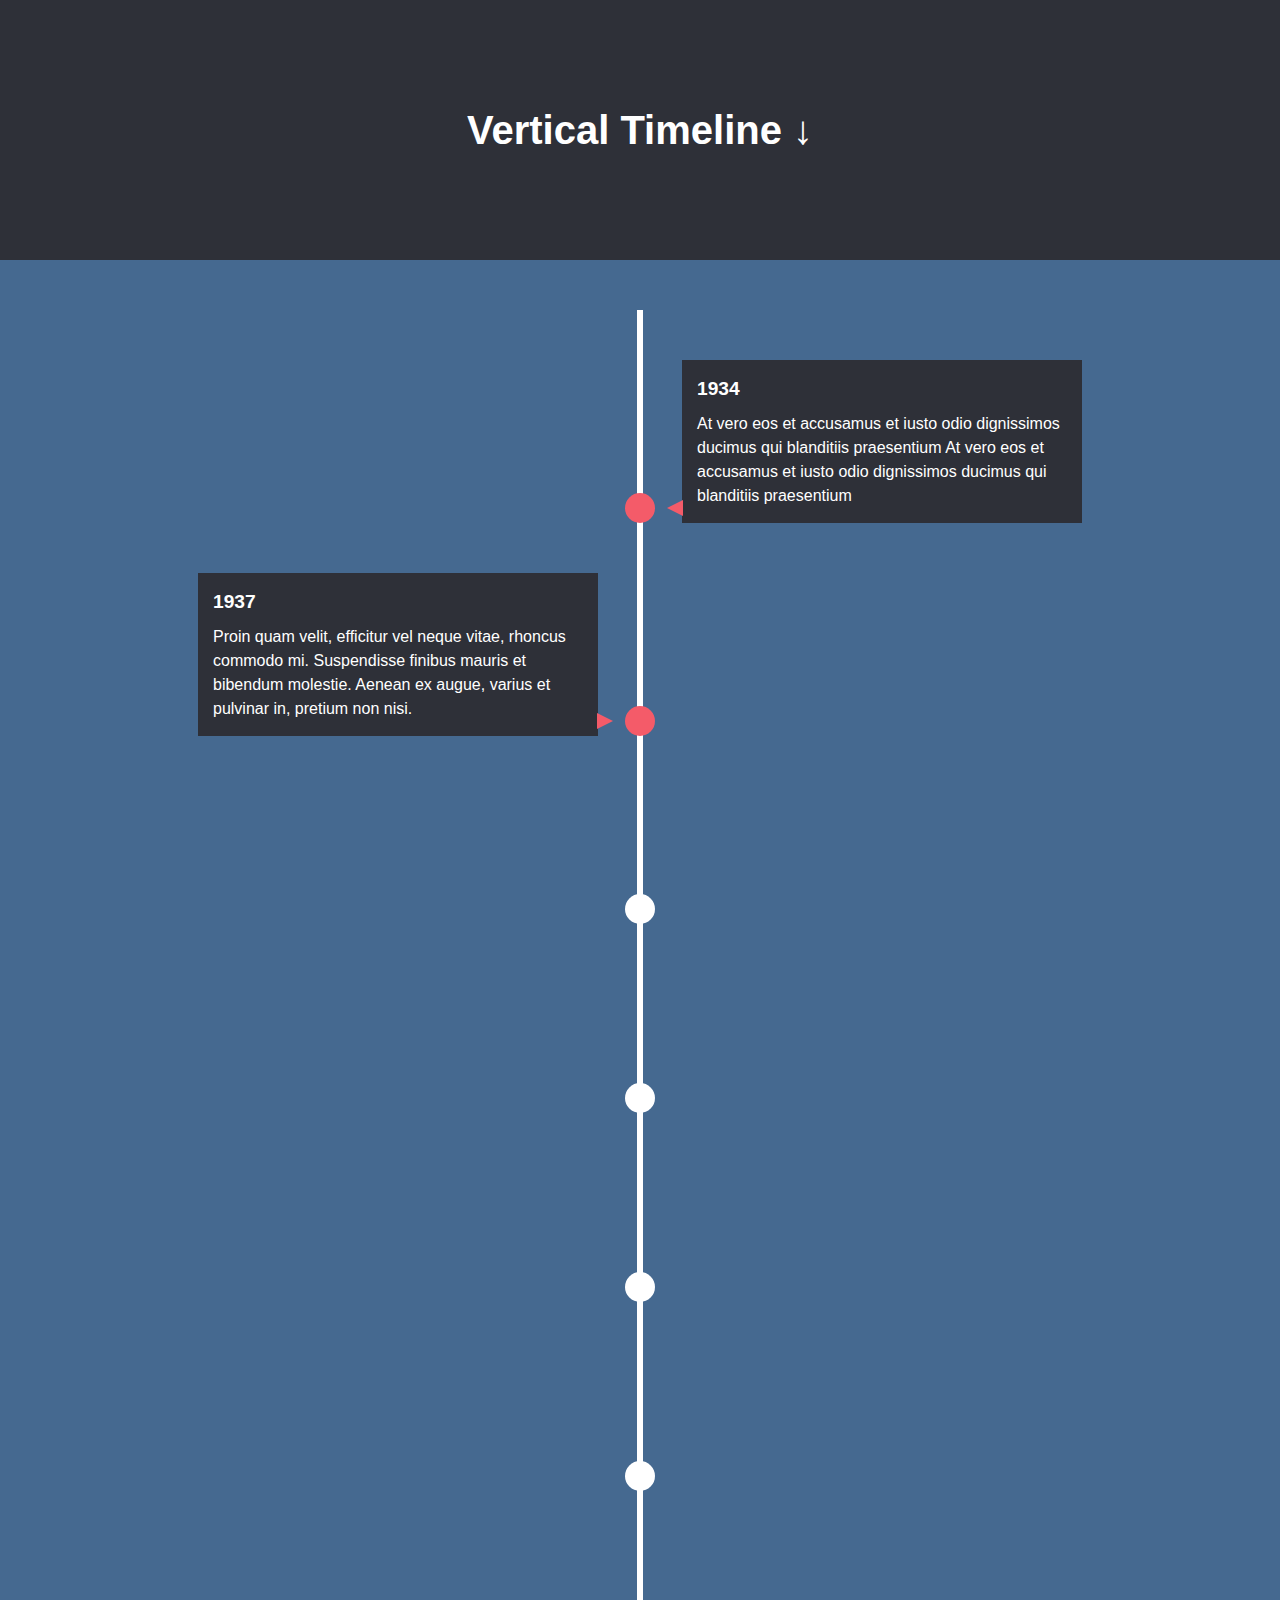
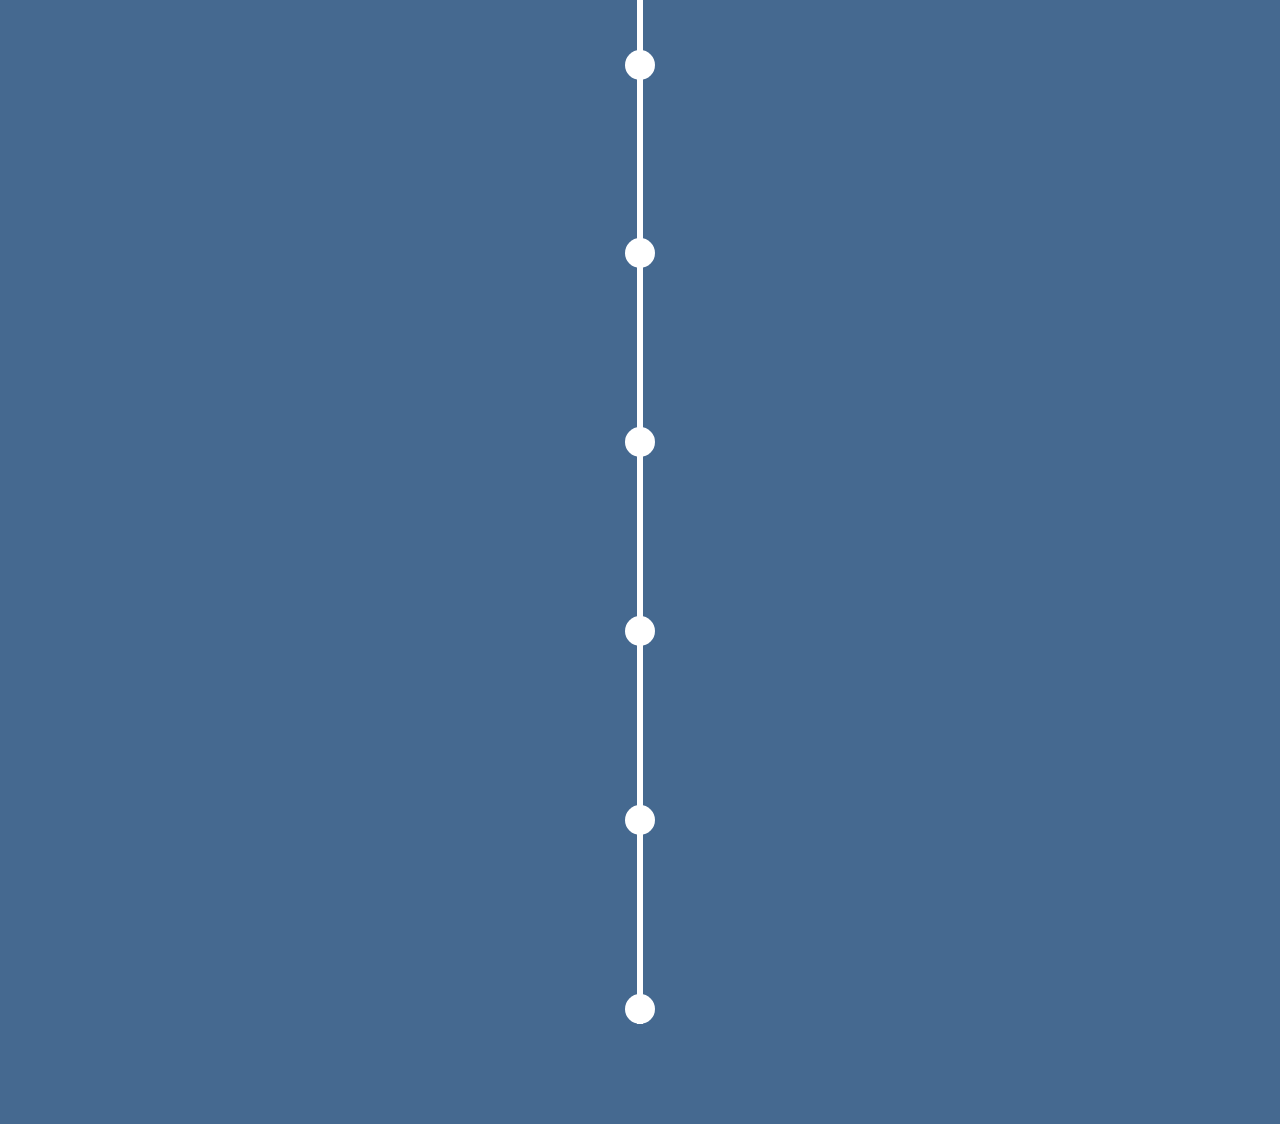
<file: roadmap.html>
<!DOCTYPE html>
<html>
    <head>
        <title>test page</title>
    </head>
    <link rel="stylesheet" href="roadmap.css">
<body>

    <section class="intro">
        <div class="container">
          <h1>Vertical Timeline &darr;</h1>
        </div>
      </section>
      
      <section class="timeline">
        <ul>
          <li>
            <div>
              <time>1934</time> At vero eos et accusamus et iusto odio dignissimos ducimus qui blanditiis praesentium At vero
              eos et accusamus et iusto odio dignissimos ducimus qui blanditiis praesentium
            </div>
          </li>
          <li>
            <div>
              <time>1937</time> Proin quam velit, efficitur vel neque vitae, rhoncus commodo mi. Suspendisse finibus mauris et
              bibendum molestie. Aenean ex augue, varius et pulvinar in, pretium non nisi.
            </div>
          </li>
          <li>
            <div>
              <time>1940</time> Proin iaculis, nibh eget efficitur varius, libero tellus porta dolor, at pulvinar tortor ex
              eget ligula. Integer eu dapibus arcu, sit amet sollicitudin eros.
            </div>
          </li>
          <li>
            <div>
              <time>1943</time> In mattis elit vitae odio posuere, nec maximus massa varius. Suspendisse varius volutpat
              mattis. Vestibulum id magna est.
            </div>
          </li>
          <li>
            <div>
              <time>1946</time> In mattis elit vitae odio posuere, nec maximus massa varius. Suspendisse varius volutpat
              mattis. Vestibulum id magna est.
            </div>
          </li>
          <li>
            <div>
              <time>1956</time> In mattis elit vitae odio posuere, nec maximus massa varius. Suspendisse varius volutpat
              mattis. Vestibulum id magna est.
            </div>
          </li>
          <li>
            <div>
              <time>1957</time> In mattis elit vitae odio posuere, nec maximus massa varius. Suspendisse varius volutpat
              mattis. Vestibulum id magna est.
            </div>
          </li>
          <li>
            <div>
              <time>1967</time> Aenean condimentum odio a bibendum rhoncus. Ut mauris felis, volutpat eget porta faucibus,
              euismod quis ante.
            </div>
          </li>
          <li>
            <div>
              <time>1977</time> Vestibulum porttitor lorem sed pharetra dignissim. Nulla maximus, dui a tristique iaculis,
              quam dolor convallis enim, non dignissim ligula ipsum a turpis.
            </div>
          </li>
          <li>
            <div>
              <time>1985</time> In mattis elit vitae odio posuere, nec maximus massa varius. Suspendisse varius volutpat
              mattis. Vestibulum id magna est.
            </div>
          </li>
          <li>
            <div>
              <time>2000</time> In mattis elit vitae odio posuere, nec maximus massa varius. Suspendisse varius volutpat
              mattis. Vestibulum id magna est.
            </div>
          </li>
          <li>
            <div>
              <time>2005</time> In mattis elit vitae odio posuere, nec maximus massa varius. Suspendisse varius volutpat
              mattis. Vestibulum id magna est.
            </div>
          </li>
        </ul>
      </section>


      <script src="roadmap.js"></script>
</body>
</html>
</file>
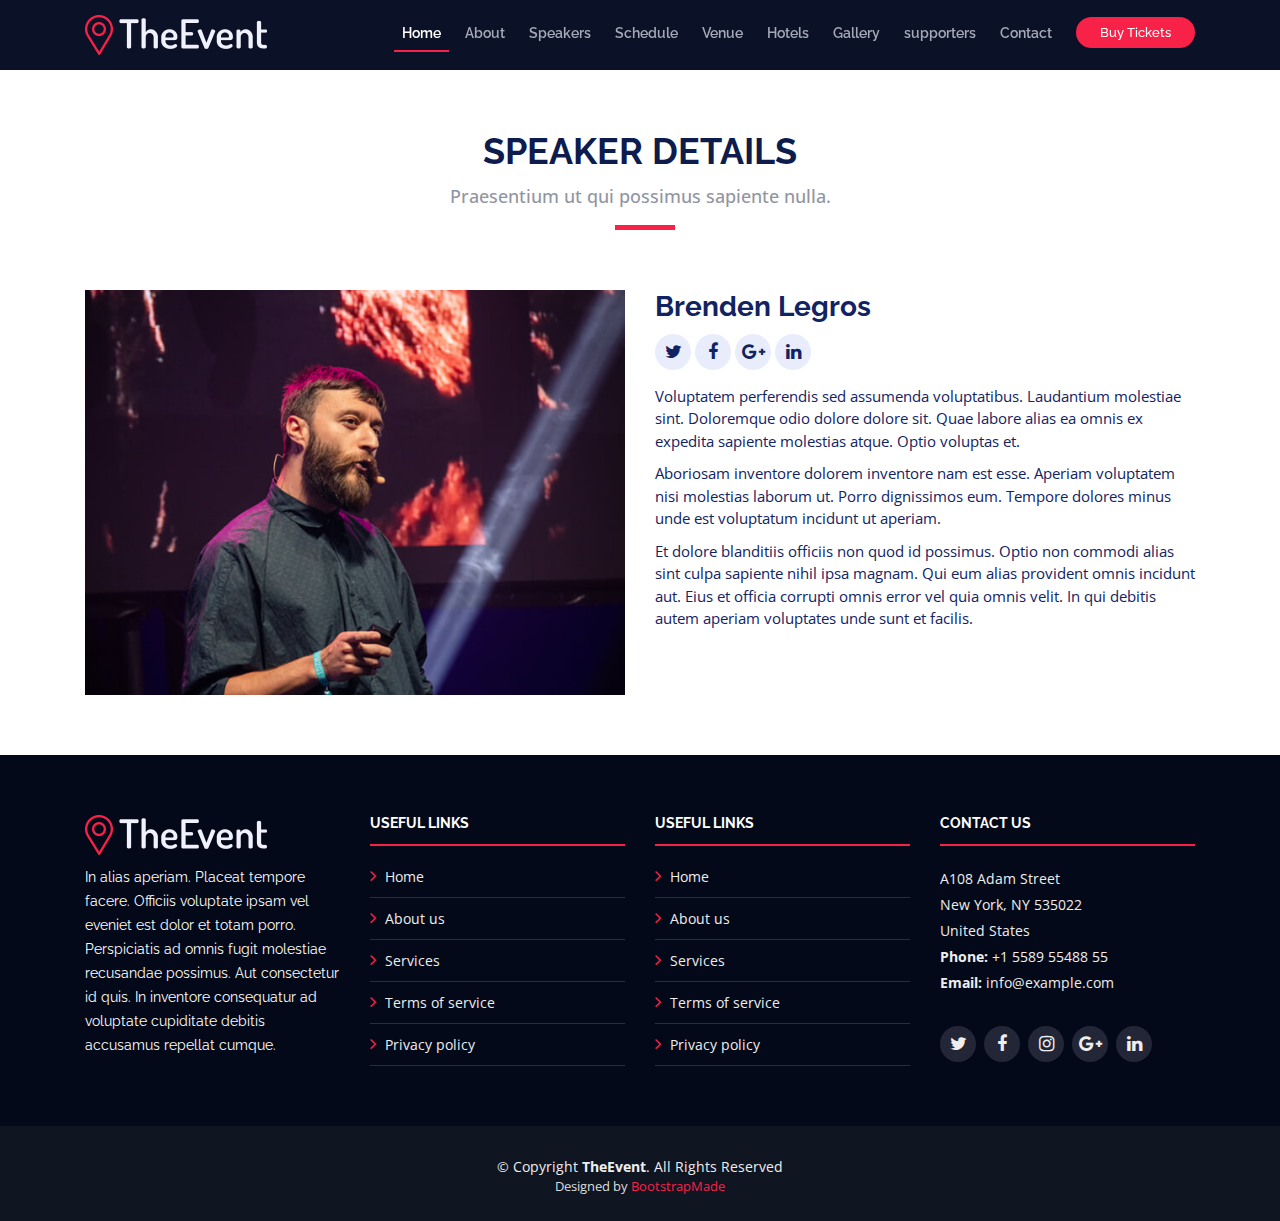
<file: speaker-details.html>
<!DOCTYPE html>
<html lang="en">

<head>
  <meta charset="utf-8">
  <title>TheEvent - Bootstrap Event Template</title>
  <meta content="width=device-width, initial-scale=1.0" name="viewport">
  <meta content="" name="keywords">
  <meta content="" name="description">

  <!-- Favicons -->
  <link href="img/favicon.png" rel="icon">
  <link href="img/apple-touch-icon.png" rel="apple-touch-icon">

  <!-- Google Fonts -->
  <link href="https://fonts.googleapis.com/css?family=Open+Sans:300,300i,400,400i,700,700i|Raleway:300,400,500,700,800" rel="stylesheet">

  <!-- Bootstrap CSS File -->
  <link href="lib/bootstrap/css/bootstrap.min.css" rel="stylesheet">

  <!-- Libraries CSS Files -->
  <link href="lib/font-awesome/css/font-awesome.min.css" rel="stylesheet">
  <link href="lib/animate/animate.min.css" rel="stylesheet">
  <link href="lib/venobox/venobox.css" rel="stylesheet">
  <link href="lib/owlcarousel/assets/owl.carousel.min.css" rel="stylesheet">

  <!-- Main Stylesheet File -->
  <link href="css/style.css" rel="stylesheet">
  
</head>

<body>

  <!--==========================
    Header
  ============================-->
  <header id="header" class="header-fixed">
    <div class="container">

      <div id="logo" class="pull-left">
        <!-- Uncomment below if you prefer to use a text logo -->
        <!-- <h1><a href="#main">C<span>o</span>nf</a></h1>-->
        <a href="index.html#intro" class="scrollto"><img src="img/logo.png" alt="" title=""></a>
      </div>

      <nav id="nav-menu-container">
        <ul class="nav-menu">
          <li class="menu-active"><a href="#intro">Home</a></li>
          <li><a href="index.html#about">About</a></li>
          <li><a href="index.html#speakers">Speakers</a></li>
          <li><a href="index.html#schedule">Schedule</a></li>
          <li><a href="index.html#venue">Venue</a></li>
          <li><a href="index.html#hotels">Hotels</a></li>
          <li><a href="index.html#gallery">Gallery</a></li>
          <li><a href="index.html#supporters">supporters</a></li>
          <li><a href="index.html#contact">Contact</a></li>
          <li class="buy-tickets"><a href="index.html#buy-tickets">Buy Tickets</a></li>
        </ul>
      </nav><!-- #nav-menu-container -->
    </div>
  </header><!-- #header -->

  <main id="main" class="main-page">

    <!--==========================
      Speaker Details Section
    ============================-->
    <section id="speakers-details" class="wow fadeIn">
      <div class="container">
        <div class="section-header">
          <h2>Speaker Details</h2>
          <p>Praesentium ut qui possimus sapiente nulla.</p>
        </div>

        <div class="row">
          <div class="col-md-6">
            <img src="img/speakers/1.jpg" alt="Speaker 1" class="img-fluid">
          </div>

          <div class="col-md-6">
            <div class="details">
              <h2>Brenden Legros</h2>
              <div class="social">
                <a href=""><i class="fa fa-twitter"></i></a>
                <a href=""><i class="fa fa-facebook"></i></a>
                <a href=""><i class="fa fa-google-plus"></i></a>
                <a href=""><i class="fa fa-linkedin"></i></a>
              </div>
              <p>Voluptatem perferendis sed assumenda voluptatibus. Laudantium molestiae sint. Doloremque odio dolore dolore sit. Quae labore alias ea omnis ex expedita sapiente molestias atque. Optio voluptas et.</p>
 
              <p>Aboriosam inventore dolorem inventore nam est esse. Aperiam voluptatem nisi molestias laborum ut. Porro dignissimos eum. Tempore dolores minus unde est voluptatum incidunt ut aperiam.</p> 

              <p>Et dolore blanditiis officiis non quod id possimus. Optio non commodi alias sint culpa sapiente nihil ipsa magnam. Qui eum alias provident omnis incidunt aut. Eius et officia corrupti omnis error vel quia omnis velit. In qui debitis autem aperiam voluptates unde sunt et facilis.</p>
            </div>
          </div>
          
        </div>
      </div>

    </section>

  </main>


  <!--==========================
    Footer
  ============================-->
  <footer id="footer">
    <div class="footer-top">
      <div class="container">
        <div class="row">

          <div class="col-lg-3 col-md-6 footer-info">
            <img src="img/logo.png" alt="TheEvenet">
            <p>In alias aperiam. Placeat tempore facere. Officiis voluptate ipsam vel eveniet est dolor et totam porro. Perspiciatis ad omnis fugit molestiae recusandae possimus. Aut consectetur id quis. In inventore consequatur ad voluptate cupiditate debitis accusamus repellat cumque.</p>
          </div>

          <div class="col-lg-3 col-md-6 footer-links">
            <h4>Useful Links</h4>
            <ul>
              <li><i class="fa fa-angle-right"></i> <a href="#">Home</a></li>
              <li><i class="fa fa-angle-right"></i> <a href="#">About us</a></li>
              <li><i class="fa fa-angle-right"></i> <a href="#">Services</a></li>
              <li><i class="fa fa-angle-right"></i> <a href="#">Terms of service</a></li>
              <li><i class="fa fa-angle-right"></i> <a href="#">Privacy policy</a></li>
            </ul>
          </div>

          <div class="col-lg-3 col-md-6 footer-links">
            <h4>Useful Links</h4>
            <ul>
              <li><i class="fa fa-angle-right"></i> <a href="#">Home</a></li>
              <li><i class="fa fa-angle-right"></i> <a href="#">About us</a></li>
              <li><i class="fa fa-angle-right"></i> <a href="#">Services</a></li>
              <li><i class="fa fa-angle-right"></i> <a href="#">Terms of service</a></li>
              <li><i class="fa fa-angle-right"></i> <a href="#">Privacy policy</a></li>
            </ul>
          </div>

          <div class="col-lg-3 col-md-6 footer-contact">
            <h4>Contact Us</h4>
            <p>
              A108 Adam Street <br>
              New York, NY 535022<br>
              United States <br>
              <strong>Phone:</strong> +1 5589 55488 55<br>
              <strong>Email:</strong> info@example.com<br>
            </p>

            <div class="social-links">
              <a href="#" class="twitter"><i class="fa fa-twitter"></i></a>
              <a href="#" class="facebook"><i class="fa fa-facebook"></i></a>
              <a href="#" class="instagram"><i class="fa fa-instagram"></i></a>
              <a href="#" class="google-plus"><i class="fa fa-google-plus"></i></a>
              <a href="#" class="linkedin"><i class="fa fa-linkedin"></i></a>
            </div>

          </div>

        </div>
      </div>
    </div>

    <div class="container">
      <div class="copyright">
        &copy; Copyright <strong>TheEvent</strong>. All Rights Reserved
      </div>
      <div class="credits">
        <!--
          All the links in the footer should remain intact.
          You can delete the links only if you purchased the pro version.
          Licensing information: https://bootstrapmade.com/license/
          Purchase the pro version with working PHP/AJAX contact form: https://bootstrapmade.com/buy/?theme=TheEvent
        -->
        Designed by <a href="https://bootstrapmade.com/">BootstrapMade</a>
      </div>
    </div>
  </footer><!-- #footer -->

  <a href="#" class="back-to-top"><i class="fa fa-angle-up"></i></a>

  <!-- JavaScript Libraries -->
  <script src="lib/jquery/jquery.min.js"></script>
  <script src="lib/jquery/jquery-migrate.min.js"></script>
  <script src="lib/bootstrap/js/bootstrap.bundle.min.js"></script>
  <script src="lib/easing/easing.min.js"></script>
  <script src="lib/superfish/hoverIntent.js"></script>
  <script src="lib/superfish/superfish.min.js"></script>
  <script src="lib/wow/wow.min.js"></script>
  <script src="lib/venobox/venobox.min.js"></script>
  <script src="lib/owlcarousel/owl.carousel.min.js"></script>

  <!-- Contact Form JavaScript File -->
  <script src="contactform/contactform.js"></script>

  <!-- Template Main Javascript File -->
  <script src="js/main.js"></script>
</body>

</html>
</file>
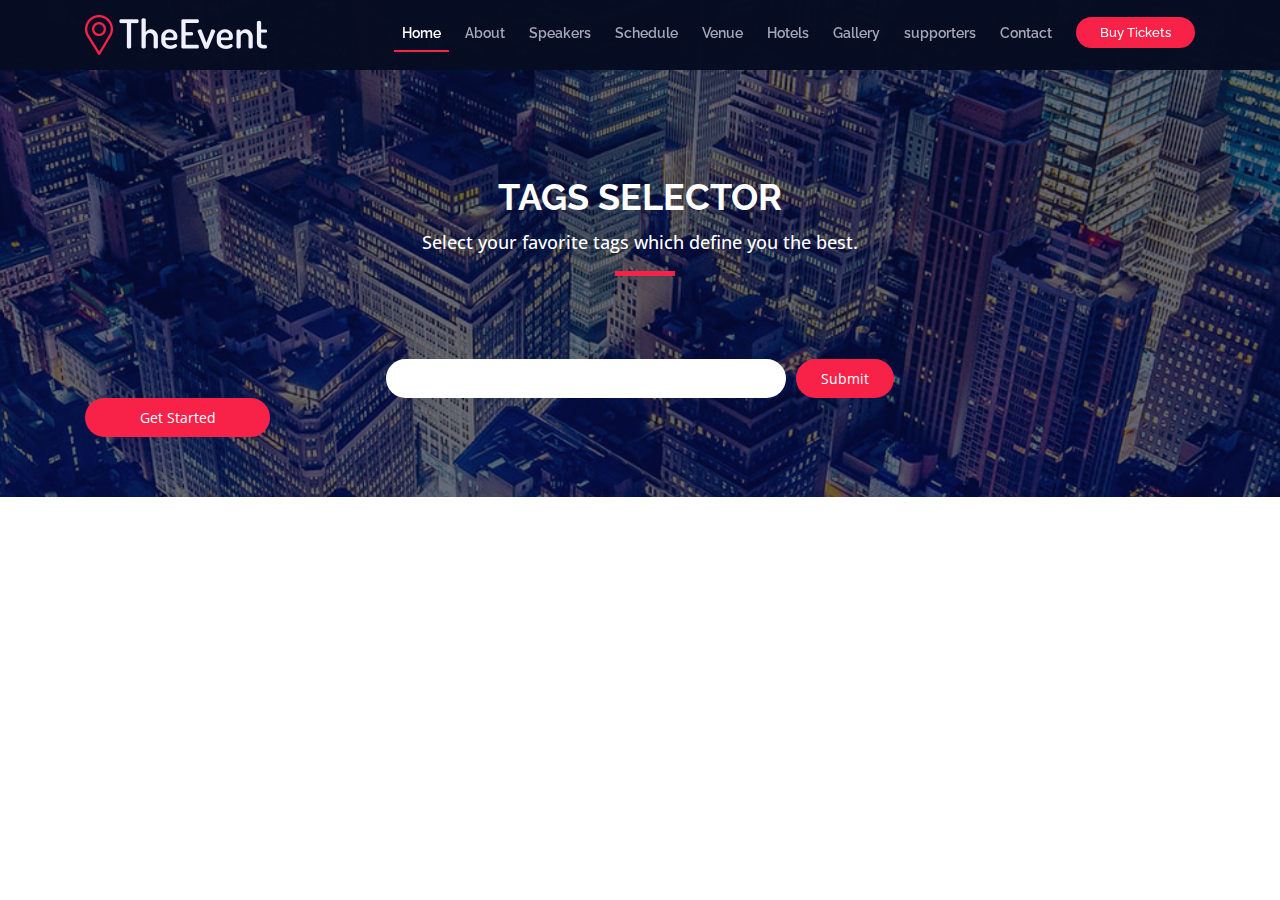
<file: tag.html>
<!DOCTYPE html>
<html lang="en">

<head>
  <meta charset="utf-8">
  <title>TheEvent - Bootstrap Event Template</title>
  <meta content="width=device-width, initial-scale=1.0" name="viewport">
  <meta content="" name="keywords">
  <meta content="" name="description">

  <!-- Favicons -->
  <link href="img/favicon.png" rel="icon">
  <link href="img/apple-touch-icon.png" rel="apple-touch-icon">

  <!-- Google Fonts -->
  <link href="https://fonts.googleapis.com/css?family=Open+Sans:300,300i,400,400i,700,700i|Raleway:300,400,500,700,800" rel="stylesheet">

  <!-- Bootstrap CSS File -->
  <link href="lib/bootstrap/css/bootstrap.min.css" rel="stylesheet">

  <!-- Libraries CSS Files -->
  <link href="lib/font-awesome/css/font-awesome.min.css" rel="stylesheet">
  <link href="lib/animate/animate.min.css" rel="stylesheet">
  <link href="lib/venobox/venobox.css" rel="stylesheet">
  <link href="lib/owlcarousel/assets/owl.carousel.min.css" rel="stylesheet">

  <!-- Main Stylesheet File -->
  <link href="css/style.css" rel="stylesheet">
  
</head>

<body>

  <!--==========================
    Header
  ============================-->
  <header id="header" class="header-fixed">
    <div class="container">

      <div id="logo" class="pull-left">
        <!-- Uncomment below if you prefer to use a text logo -->
        <!-- <h1><a href="#main">C<span>o</span>nf</a></h1>-->
        <a href="index.html#intro" class="scrollto"><img src="img/logo.png" alt="" title=""></a>
      </div>

      <nav id="nav-menu-container">
        <ul class="nav-menu">
          <li class="menu-active"><a href="#intro">Home</a></li>
          <li><a href="index.html#about">About</a></li>
          <li><a href="index.html#speakers">Speakers</a></li>
          <li><a href="index.html#schedule">Schedule</a></li>
          <li><a href="index.html#venue">Venue</a></li>
          <li><a href="index.html#hotels">Hotels</a></li>
          <li><a href="index.html#gallery">Gallery</a></li>
          <li><a href="index.html#supporters">supporters</a></li>
          <li><a href="index.html#contact">Contact</a></li>
          <li class="buy-tickets"><a href="index.html#buy-tickets">Buy Tickets</a></li>
        </ul>
      </nav><!-- #nav-menu-container -->
    </div>
  </header><!-- #header -->
    
  

  <section id="subscribe">
    <div style="margin-top: 10%;">

    </div>
  <div class="container wow fadeInUp">
    <div class="section-header">
      <h2>Tags Selector</h2>
      <p>Select your favorite tags which define you the best.</p>
    </div>
<div class="col-auto button-added" id="tags">
    
</div>
      <div class="form-row justify-content-center">
        <div class="col-auto">
            <input list="browsers" id="inp" name="browser">
            <datalist id="browsers">
              <option value="Internet Explorer">
              <option value="Firefox">
              <option value="Chrome">
              <option value="Opera">
              <option value="Safari">
            </datalist>
        </div>
        <div class="col-auto">
          <button onclick="myFunction()">Submit</button>
        </div>
      </div>
    <form action="#" method="POST">
      <textarea name="selections" id="alltext" style="display: none;" ></textarea>
      <button class="col-md-4 col-lg-2 btn-block">Get Started</button>
    </form>
  </div>
</section>

  <a href="#" class="back-to-top"><i class="fa fa-angle-up"></i></a>

  <script>
    function myFunction(event) {
        var t=document.getElementById("tags");
      var btn = document.createElement("BUTTON");
      btn.innerHTML = document.getElementById("inp").value;
      t.appendChild(btn);
      document.getElementById("alltext").value += btn.innerHTML +" ";
      document.getElementById('inp').value = ''
    }
    </script>

  <!-- JavaScript Libraries -->
  <script src="lib/jquery/jquery.min.js"></script>
  <script src="lib/jquery/jquery-migrate.min.js"></script>
  <script src="lib/bootstrap/js/bootstrap.bundle.min.js"></script>
  <script src="lib/easing/easing.min.js"></script>
  <script src="lib/superfish/hoverIntent.js"></script>
  <script src="lib/superfish/superfish.min.js"></script>
  <script src="lib/wow/wow.min.js"></script>
  <script src="lib/venobox/venobox.min.js"></script>
  <script src="lib/owlcarousel/owl.carousel.min.js"></script>

  <!-- Contact Form JavaScript File -->
  <script src="contactform/contactform.js"></script>

  <!-- Template Main Javascript File -->
  <script src="js/main.js"></script>
</body>

</html>
</file>
<file: lib/venobox/venobox.css>
/* ------ venobox.css --------*/
.vbox-overlay *, .vbox-overlay *:before, .vbox-overlay *:after{
    -webkit-backface-visibility: hidden;
    -webkit-box-sizing:border-box;
    -moz-box-sizing:border-box;
    box-sizing:border-box;
}
.vbox-overlay * { 
    -webkit-backface-visibility: visible;
    backface-visibility: visible;
}
.vbox-overlay{
    display: -webkit-flex;
    display: flex;
    -webkit-flex-direction: column;
    flex-direction: column;
    -webkit-justify-content: center;
    justify-content: center;
    -webkit-align-items: center;
    align-items: center;
    position: fixed;
    left: 0;
    top: 0;
    bottom: 0;
    right: 0;
    z-index: 1040;
    -webkit-transform:translateZ(1000px);
    transform: translateZ(1000px);
    transform-style: preserve-3d;
}

/* ----- navigation ----- */
.vbox-title{
    width: 100%;
    height: 40px;
    float: left;
    text-align: center;
    line-height: 28px;
    font-size: 12px;
    padding: 6px 40px;
    overflow: hidden;
    position: fixed;
    display: none;
    left: 0;
    z-index: 1050;
}
.vbox-close{
    cursor: pointer;
    position: fixed;
    top: -1px;
    right: 0;
    width: 50px;
    height: 40px;
    padding: 6px;
    display: block;
    background-position:10px center;
    overflow: hidden;
    font-size: 24px;
    line-height: 1;
    text-align: center;
    z-index: 1050;
}
.vbox-num{
    cursor: pointer;
    position: fixed;
    left: 0;
    height: 40px;
    display: block;
    overflow: hidden;
    line-height: 28px;
    font-size: 12px;
    padding: 6px 10px;
    display: none;
    z-index: 1050;
}
/* ----- navigation ARROWS ----- */
.vbox-next, .vbox-prev{
    position: fixed;
    top: 50%;
    margin-top: -15px;
    overflow: hidden;
    cursor: pointer;
    display: block;
    width: 45px;
    height: 45px;
    z-index: 1050;
}
.vbox-next span, .vbox-prev span{
    position: relative;
    width: 20px;
    height: 20px;
    border: 2px solid transparent;
    border-top-color: #B6B6B6;
    border-right-color: #B6B6B6;
    text-indent: -100px;
    position: absolute;
    top: 8px;
    display: block;
}
.vbox-prev{
    left: 15px;
}
.vbox-next{
    right: 15px;
}
.vbox-prev span{
    left: 10px;
    -ms-transform: rotate(-135deg);
    -webkit-transform: rotate(-135deg);
    transform: rotate(-135deg);
}
.vbox-next span{
    -ms-transform: rotate(45deg);
    -webkit-transform: rotate(45deg);
    transform: rotate(45deg);
    right: 10px;
}
/* ------- inline window ------ */
.vbox-inline{
    width: 420px;
    height: 315px;
    height: 70vh;
    padding: 10px;
    background: #fff;
    margin: 0 auto;
    overflow: auto;
    text-align: left;
}
/* ------- Video & iFrames window ------ */
.venoframe{
    max-width: 100%;
    width: 100%;
    border: none;
    width: 100%;
    height: 260px;
    height: 70vh;
}
.venoframe.vbvid{
    height: 260px;
}
@media (min-width: 768px) {
    .venoframe, .vbox-inline{
        width: 90%;
        height: 360px;
        height: 70vh;
    }
    .venoframe.vbvid{
        width: 640px;
        height: 360px;
    }
}
@media (min-width: 992px) {
    .venoframe, .vbox-inline{
        max-width: 1200px;
        width: 80%;
        height: 540px;
        height: 70vh;
    }
    .venoframe.vbvid{
        width: 960px;
        height: 540px;
    }
}
/* 
Please do NOT edit this part! 
or at least read this note: http://i.imgur.com/7C0ws9e.gif
*/
.vbox-open{
    overflow: hidden;
}
.vbox-container{
    position: absolute;
    left: 0;
    right: 0;
    top: 0;
    bottom: 0;
    overflow-x: hidden;
    overflow-y: scroll;
    overflow-scrolling: touch;
    -webkit-overflow-scrolling: touch;
    z-index: 20;
    max-height: 100%;

}

.vbox-content{
    text-align: center;
    float: left;
    width: 100%;
    position: relative;
    overflow: hidden;
    padding: 20px 10px;
}
.vbox-container img{
    max-width: 100%;
    height: auto;
}
.vbox-figlio{
    box-shadow: 0 0 12px rgba(0,0,0,0.19), 0 6px 6px rgba(0,0,0,0.23);
    max-width: 100%;
    text-align: initial;
}
img.vbox-figlio{
    -webkit-user-select: none;
-khtml-user-select: none;
-moz-user-select: none;
-o-user-select: none;
user-select: none;
}
.vbox-content.swipe-left{
    margin-left: -200px !important;
}
.vbox-content.swipe-right{
    margin-left: 200px !important;
}
.vbox-animated{
    webkit-transition: margin 300ms ease-out;
    transition: margin 300ms ease-out;
}

/* ---------- preloader ----------
 * SPINKIT 
 * http://tobiasahlin.com/spinkit/
-------------------------------- */
.sk-double-bounce,.sk-rotating-plane{width:40px;height:40px;margin:40px auto}.sk-rotating-plane{background-color:#333;-webkit-animation:sk-rotatePlane 1.2s infinite ease-in-out;animation:sk-rotatePlane 1.2s infinite ease-in-out}@-webkit-keyframes sk-rotatePlane{0%{-webkit-transform:perspective(120px) rotateX(0) rotateY(0);transform:perspective(120px) rotateX(0) rotateY(0)}50%{-webkit-transform:perspective(120px) rotateX(-180.1deg) rotateY(0);transform:perspective(120px) rotateX(-180.1deg) rotateY(0)}100%{-webkit-transform:perspective(120px) rotateX(-180deg) rotateY(-179.9deg);transform:perspective(120px) rotateX(-180deg) rotateY(-179.9deg)}}@keyframes sk-rotatePlane{0%{-webkit-transform:perspective(120px) rotateX(0) rotateY(0);transform:perspective(120px) rotateX(0) rotateY(0)}50%{-webkit-transform:perspective(120px) rotateX(-180.1deg) rotateY(0);transform:perspective(120px) rotateX(-180.1deg) rotateY(0)}100%{-webkit-transform:perspective(120px) rotateX(-180deg) rotateY(-179.9deg);transform:perspective(120px) rotateX(-180deg) rotateY(-179.9deg)}}.sk-double-bounce{position:relative}.sk-double-bounce .sk-child{width:100%;height:100%;border-radius:50%;background-color:#333;opacity:.6;position:absolute;top:0;left:0;-webkit-animation:sk-doubleBounce 2s infinite ease-in-out;animation:sk-doubleBounce 2s infinite ease-in-out}.sk-chasing-dots .sk-child,.sk-spinner-pulse,.sk-three-bounce .sk-child{background-color:#333;border-radius:100%}.sk-double-bounce .sk-double-bounce2{-webkit-animation-delay:-1s;animation-delay:-1s}@-webkit-keyframes sk-doubleBounce{0%,100%{-webkit-transform:scale(0);transform:scale(0)}50%{-webkit-transform:scale(1);transform:scale(1)}}@keyframes sk-doubleBounce{0%,100%{-webkit-transform:scale(0);transform:scale(0)}50%{-webkit-transform:scale(1);transform:scale(1)}}.sk-wave{margin:40px auto;width:50px;height:40px;text-align:center;font-size:10px}.sk-wave .sk-rect{background-color:#333;height:100%;width:6px;display:inline-block;-webkit-animation:sk-waveStretchDelay 1.2s infinite ease-in-out;animation:sk-waveStretchDelay 1.2s infinite ease-in-out}.sk-wave .sk-rect1{-webkit-animation-delay:-1.2s;animation-delay:-1.2s}.sk-wave .sk-rect2{-webkit-animation-delay:-1.1s;animation-delay:-1.1s}.sk-wave .sk-rect3{-webkit-animation-delay:-1s;animation-delay:-1s}.sk-wave .sk-rect4{-webkit-animation-delay:-.9s;animation-delay:-.9s}.sk-wave .sk-rect5{-webkit-animation-delay:-.8s;animation-delay:-.8s}@-webkit-keyframes sk-waveStretchDelay{0%,100%,40%{-webkit-transform:scaleY(.4);transform:scaleY(.4)}20%{-webkit-transform:scaleY(1);transform:scaleY(1)}}@keyframes sk-waveStretchDelay{0%,100%,40%{-webkit-transform:scaleY(.4);transform:scaleY(.4)}20%{-webkit-transform:scaleY(1);transform:scaleY(1)}}.sk-wandering-cubes{margin:40px auto;width:40px;height:40px;position:relative}.sk-wandering-cubes .sk-cube{background-color:#333;width:10px;height:10px;position:absolute;top:0;left:0;-webkit-animation:sk-wanderingCube 1.8s ease-in-out -1.8s infinite both;animation:sk-wanderingCube 1.8s ease-in-out -1.8s infinite both}.sk-chasing-dots,.sk-spinner-pulse{width:40px;height:40px;margin:40px auto}.sk-wandering-cubes .sk-cube2{-webkit-animation-delay:-.9s;animation-delay:-.9s}@-webkit-keyframes sk-wanderingCube{0%{-webkit-transform:rotate(0);transform:rotate(0)}25%{-webkit-transform:translateX(30px) rotate(-90deg) scale(.5);transform:translateX(30px) rotate(-90deg) scale(.5)}50%{-webkit-transform:translateX(30px) translateY(30px) rotate(-179deg);transform:translateX(30px) translateY(30px) rotate(-179deg)}50.1%{-webkit-transform:translateX(30px) translateY(30px) rotate(-180deg);transform:translateX(30px) translateY(30px) rotate(-180deg)}75%{-webkit-transform:translateX(0) translateY(30px) rotate(-270deg) scale(.5);transform:translateX(0) translateY(30px) rotate(-270deg) scale(.5)}100%{-webkit-transform:rotate(-360deg);transform:rotate(-360deg)}}@keyframes sk-wanderingCube{0%{-webkit-transform:rotate(0);transform:rotate(0)}25%{-webkit-transform:translateX(30px) rotate(-90deg) scale(.5);transform:translateX(30px) rotate(-90deg) scale(.5)}50%{-webkit-transform:translateX(30px) translateY(30px) rotate(-179deg);transform:translateX(30px) translateY(30px) rotate(-179deg)}50.1%{-webkit-transform:translateX(30px) translateY(30px) rotate(-180deg);transform:translateX(30px) translateY(30px) rotate(-180deg)}75%{-webkit-transform:translateX(0) translateY(30px) rotate(-270deg) scale(.5);transform:translateX(0) translateY(30px) rotate(-270deg) scale(.5)}100%{-webkit-transform:rotate(-360deg);transform:rotate(-360deg)}}.sk-spinner-pulse{-webkit-animation:sk-pulseScaleOut 1s infinite ease-in-out;animation:sk-pulseScaleOut 1s infinite ease-in-out}@-webkit-keyframes sk-pulseScaleOut{0%{-webkit-transform:scale(0);transform:scale(0)}100%{-webkit-transform:scale(1);transform:scale(1);opacity:0}}@keyframes sk-pulseScaleOut{0%{-webkit-transform:scale(0);transform:scale(0)}100%{-webkit-transform:scale(1);transform:scale(1);opacity:0}}.sk-chasing-dots{position:relative;text-align:center;-webkit-animation:sk-chasingDotsRotate 2s infinite linear;animation:sk-chasingDotsRotate 2s infinite linear}.sk-chasing-dots .sk-child{width:60%;height:60%;display:inline-block;position:absolute;top:0;-webkit-animation:sk-chasingDotsBounce 2s infinite ease-in-out;animation:sk-chasingDotsBounce 2s infinite ease-in-out}.sk-chasing-dots .sk-dot2{top:auto;bottom:0;-webkit-animation-delay:-1s;animation-delay:-1s}@-webkit-keyframes sk-chasingDotsRotate{100%{-webkit-transform:rotate(360deg);transform:rotate(360deg)}}@keyframes sk-chasingDotsRotate{100%{-webkit-transform:rotate(360deg);transform:rotate(360deg)}}@-webkit-keyframes sk-chasingDotsBounce{0%,100%{-webkit-transform:scale(0);transform:scale(0)}50%{-webkit-transform:scale(1);transform:scale(1)}}@keyframes sk-chasingDotsBounce{0%,100%{-webkit-transform:scale(0);transform:scale(0)}50%{-webkit-transform:scale(1);transform:scale(1)}}.sk-three-bounce{margin:40px auto;width:80px;text-align:center}.sk-three-bounce .sk-child{width:20px;height:20px;display:inline-block;-webkit-animation:sk-three-bounce 1.4s ease-in-out 0s infinite both;animation:sk-three-bounce 1.4s ease-in-out 0s infinite both}.sk-circle .sk-child:before,.sk-fading-circle .sk-circle:before{display:block;border-radius:100%;content:'';background-color:#333}.sk-three-bounce .sk-bounce1{-webkit-animation-delay:-.32s;animation-delay:-.32s}.sk-three-bounce .sk-bounce2{-webkit-animation-delay:-.16s;animation-delay:-.16s}@-webkit-keyframes sk-three-bounce{0%,100%,80%{-webkit-transform:scale(0);transform:scale(0)}40%{-webkit-transform:scale(1);transform:scale(1)}}@keyframes sk-three-bounce{0%,100%,80%{-webkit-transform:scale(0);transform:scale(0)}40%{-webkit-transform:scale(1);transform:scale(1)}}.sk-circle{margin:40px auto;width:40px;height:40px;position:relative}.sk-circle .sk-child{width:100%;height:100%;position:absolute;left:0;top:0}.sk-circle .sk-child:before{margin:0 auto;width:15%;height:15%;-webkit-animation:sk-circleBounceDelay 1.2s infinite ease-in-out both;animation:sk-circleBounceDelay 1.2s infinite ease-in-out both}.sk-circle .sk-circle2{-webkit-transform:rotate(30deg);-ms-transform:rotate(30deg);transform:rotate(30deg)}.sk-circle .sk-circle3{-webkit-transform:rotate(60deg);-ms-transform:rotate(60deg);transform:rotate(60deg)}.sk-circle .sk-circle4{-webkit-transform:rotate(90deg);-ms-transform:rotate(90deg);transform:rotate(90deg)}.sk-circle .sk-circle5{-webkit-transform:rotate(120deg);-ms-transform:rotate(120deg);transform:rotate(120deg)}.sk-circle .sk-circle6{-webkit-transform:rotate(150deg);-ms-transform:rotate(150deg);transform:rotate(150deg)}.sk-circle .sk-circle7{-webkit-transform:rotate(180deg);-ms-transform:rotate(180deg);transform:rotate(180deg)}.sk-circle .sk-circle8{-webkit-transform:rotate(210deg);-ms-transform:rotate(210deg);transform:rotate(210deg)}.sk-circle .sk-circle9{-webkit-transform:rotate(240deg);-ms-transform:rotate(240deg);transform:rotate(240deg)}.sk-circle .sk-circle10{-webkit-transform:rotate(270deg);-ms-transform:rotate(270deg);transform:rotate(270deg)}.sk-circle .sk-circle11{-webkit-transform:rotate(300deg);-ms-transform:rotate(300deg);transform:rotate(300deg)}.sk-circle .sk-circle12{-webkit-transform:rotate(330deg);-ms-transform:rotate(330deg);transform:rotate(330deg)}.sk-circle .sk-circle2:before{-webkit-animation-delay:-1.1s;animation-delay:-1.1s}.sk-circle .sk-circle3:before{-webkit-animation-delay:-1s;animation-delay:-1s}.sk-circle .sk-circle4:before{-webkit-animation-delay:-.9s;animation-delay:-.9s}.sk-circle .sk-circle5:before{-webkit-animation-delay:-.8s;animation-delay:-.8s}.sk-circle .sk-circle6:before{-webkit-animation-delay:-.7s;animation-delay:-.7s}.sk-circle .sk-circle7:before{-webkit-animation-delay:-.6s;animation-delay:-.6s}.sk-circle .sk-circle8:before{-webkit-animation-delay:-.5s;animation-delay:-.5s}.sk-circle .sk-circle9:before{-webkit-animation-delay:-.4s;animation-delay:-.4s}.sk-circle .sk-circle10:before{-webkit-animation-delay:-.3s;animation-delay:-.3s}.sk-circle .sk-circle11:before{-webkit-animation-delay:-.2s;animation-delay:-.2s}.sk-circle .sk-circle12:before{-webkit-animation-delay:-.1s;animation-delay:-.1s}@-webkit-keyframes sk-circleBounceDelay{0%,100%,80%{-webkit-transform:scale(0);transform:scale(0)}40%{-webkit-transform:scale(1);transform:scale(1)}}@keyframes sk-circleBounceDelay{0%,100%,80%{-webkit-transform:scale(0);transform:scale(0)}40%{-webkit-transform:scale(1);transform:scale(1)}}.sk-cube-grid{width:40px;height:40px;margin:40px auto}.sk-cube-grid .sk-cube{width:33.33%;height:33.33%;background-color:#333;float:left;-webkit-animation:sk-cubeGridScaleDelay 1.3s infinite ease-in-out;animation:sk-cubeGridScaleDelay 1.3s infinite ease-in-out}.sk-cube-grid .sk-cube1{-webkit-animation-delay:.2s;animation-delay:.2s}.sk-cube-grid .sk-cube2{-webkit-animation-delay:.3s;animation-delay:.3s}.sk-cube-grid .sk-cube3{-webkit-animation-delay:.4s;animation-delay:.4s}.sk-cube-grid .sk-cube4{-webkit-animation-delay:.1s;animation-delay:.1s}.sk-cube-grid .sk-cube5{-webkit-animation-delay:.2s;animation-delay:.2s}.sk-cube-grid .sk-cube6{-webkit-animation-delay:.3s;animation-delay:.3s}.sk-cube-grid .sk-cube7{-webkit-animation-delay:0ms;animation-delay:0ms}.sk-cube-grid .sk-cube8{-webkit-animation-delay:.1s;animation-delay:.1s}.sk-cube-grid .sk-cube9{-webkit-animation-delay:.2s;animation-delay:.2s}@-webkit-keyframes sk-cubeGridScaleDelay{0%,100%,70%{-webkit-transform:scale3D(1,1,1);transform:scale3D(1,1,1)}35%{-webkit-transform:scale3D(0,0,1);transform:scale3D(0,0,1)}}@keyframes sk-cubeGridScaleDelay{0%,100%,70%{-webkit-transform:scale3D(1,1,1);transform:scale3D(1,1,1)}35%{-webkit-transform:scale3D(0,0,1);transform:scale3D(0,0,1)}}.sk-fading-circle{margin:40px auto;width:40px;height:40px;position:relative}.sk-fading-circle .sk-circle{width:100%;height:100%;position:absolute;left:0;top:0}.sk-fading-circle .sk-circle:before{margin:0 auto;width:15%;height:15%;-webkit-animation:sk-circleFadeDelay 1.2s infinite ease-in-out both;animation:sk-circleFadeDelay 1.2s infinite ease-in-out both}.sk-fading-circle .sk-circle2{-webkit-transform:rotate(30deg);-ms-transform:rotate(30deg);transform:rotate(30deg)}.sk-fading-circle .sk-circle3{-webkit-transform:rotate(60deg);-ms-transform:rotate(60deg);transform:rotate(60deg)}.sk-fading-circle .sk-circle4{-webkit-transform:rotate(90deg);-ms-transform:rotate(90deg);transform:rotate(90deg)}.sk-fading-circle .sk-circle5{-webkit-transform:rotate(120deg);-ms-transform:rotate(120deg);transform:rotate(120deg)}.sk-fading-circle .sk-circle6{-webkit-transform:rotate(150deg);-ms-transform:rotate(150deg);transform:rotate(150deg)}.sk-fading-circle .sk-circle7{-webkit-transform:rotate(180deg);-ms-transform:rotate(180deg);transform:rotate(180deg)}.sk-fading-circle .sk-circle8{-webkit-transform:rotate(210deg);-ms-transform:rotate(210deg);transform:rotate(210deg)}.sk-fading-circle .sk-circle9{-webkit-transform:rotate(240deg);-ms-transform:rotate(240deg);transform:rotate(240deg)}.sk-fading-circle .sk-circle10{-webkit-transform:rotate(270deg);-ms-transform:rotate(270deg);transform:rotate(270deg)}.sk-fading-circle .sk-circle11{-webkit-transform:rotate(300deg);-ms-transform:rotate(300deg);transform:rotate(300deg)}.sk-fading-circle .sk-circle12{-webkit-transform:rotate(330deg);-ms-transform:rotate(330deg);transform:rotate(330deg)}.sk-fading-circle .sk-circle2:before{-webkit-animation-delay:-1.1s;animation-delay:-1.1s}.sk-fading-circle .sk-circle3:before{-webkit-animation-delay:-1s;animation-delay:-1s}.sk-fading-circle .sk-circle4:before{-webkit-animation-delay:-.9s;animation-delay:-.9s}.sk-fading-circle .sk-circle5:before{-webkit-animation-delay:-.8s;animation-delay:-.8s}.sk-fading-circle .sk-circle6:before{-webkit-animation-delay:-.7s;animation-delay:-.7s}.sk-fading-circle .sk-circle7:before{-webkit-animation-delay:-.6s;animation-delay:-.6s}.sk-fading-circle .sk-circle8:before{-webkit-animation-delay:-.5s;animation-delay:-.5s}.sk-fading-circle .sk-circle9:before{-webkit-animation-delay:-.4s;animation-delay:-.4s}.sk-fading-circle .sk-circle10:before{-webkit-animation-delay:-.3s;animation-delay:-.3s}.sk-fading-circle .sk-circle11:before{-webkit-animation-delay:-.2s;animation-delay:-.2s}.sk-fading-circle .sk-circle12:before{-webkit-animation-delay:-.1s;animation-delay:-.1s}@-webkit-keyframes sk-circleFadeDelay{0%,100%,39%{opacity:0}40%{opacity:1}}@keyframes sk-circleFadeDelay{0%,100%,39%{opacity:0}40%{opacity:1}}.sk-folding-cube{margin:40px auto;width:40px;height:40px;position:relative;-webkit-transform:rotateZ(45deg);transform:rotateZ(45deg)}.sk-folding-cube .sk-cube{float:left;width:50%;height:50%;position:relative;-webkit-transform:scale(1.1);-ms-transform:scale(1.1);transform:scale(1.1)}.sk-folding-cube .sk-cube:before{content:'';position:absolute;top:0;left:0;width:100%;height:100%;background-color:#333;-webkit-animation:sk-foldCubeAngle 2.4s infinite linear both;animation:sk-foldCubeAngle 2.4s infinite linear both;-webkit-transform-origin:100% 100%;-ms-transform-origin:100% 100%;transform-origin:100% 100%}.sk-folding-cube .sk-cube2{-webkit-transform:scale(1.1) rotateZ(90deg);transform:scale(1.1) rotateZ(90deg)}.sk-folding-cube .sk-cube3{-webkit-transform:scale(1.1) rotateZ(180deg);transform:scale(1.1) rotateZ(180deg)}.sk-folding-cube .sk-cube4{-webkit-transform:scale(1.1) rotateZ(270deg);transform:scale(1.1) rotateZ(270deg)}.sk-folding-cube .sk-cube2:before{-webkit-animation-delay:.3s;animation-delay:.3s}.sk-folding-cube .sk-cube3:before{-webkit-animation-delay:.6s;animation-delay:.6s}.sk-folding-cube .sk-cube4:before{-webkit-animation-delay:.9s;animation-delay:.9s}@-webkit-keyframes sk-foldCubeAngle{0%,10%{-webkit-transform:perspective(140px) rotateX(-180deg);transform:perspective(140px) rotateX(-180deg);opacity:0}25%,75%{-webkit-transform:perspective(140px) rotateX(0);transform:perspective(140px) rotateX(0);opacity:1}100%,90%{-webkit-transform:perspective(140px) rotateY(180deg);transform:perspective(140px) rotateY(180deg);opacity:0}}@keyframes sk-foldCubeAngle{0%,10%{-webkit-transform:perspective(140px) rotateX(-180deg);transform:perspective(140px) rotateX(-180deg);opacity:0}25%,75%{-webkit-transform:perspective(140px) rotateX(0);transform:perspective(140px) rotateX(0);opacity:1}100%,90%{-webkit-transform:perspective(140px) rotateY(180deg);transform:perspective(140px) rotateY(180deg);opacity:0}}
</file>
<file: roadmap.css>
*,
*::before,
*::after {
  margin: 0;
  padding: 0;
  box-sizing: border-box;
}

body {
  font: normal 16px/1.5 "Helvetica Neue", sans-serif;
  background: #456990;
  color: #fff;
  overflow-x: hidden;
  padding-bottom: 50px;
}  /* INTRO SECTION
–––––––––––––––––––––––––––––––––––––––––––––––––– */

.intro {
  background: hsl(227,9%,20%);
  padding: 100px 0;
}

.container {
  width: 90%;
  max-width: 1200px;
  margin: 0 auto;
  text-align: center;
}

h1 {
  font-size: 2.5rem;
}


/* TIMELINE
–––––––––––––––––––––––––––––––––––––––––––––––––– */

.timeline ul {
  background: #456990;
  padding: 50px 0;
}

.timeline ul li {
  list-style-type: none;
  position: relative;
  width: 6px;
  margin: 0 auto;
  padding-top: 50px;
  background: #fff;
}

.timeline ul li::after {
  content: '';
  position: absolute;
  left: 50%;
  bottom: 0;
  transform: translateX(-50%);
  width: 30px;
  height: 30px;
  border-radius: 50%;
  background: inherit;
}

.timeline ul li div {
  position: relative;
  bottom: 0;
  width: 400px;
  padding: 15px;
  background: hsl(227,9%,20%);
}

.timeline ul li div::before {
  content: '';
  position: absolute;
  bottom: 7px;
  width: 0;
  height: 0;
  border-style: solid;
}

.timeline ul li:nth-child(odd) div {
  left: 45px;
}

.timeline ul li:nth-child(odd) div::before {
  left: -15px;
  border-width: 8px 16px 8px 0;
  border-color: transparent #F45B69 transparent transparent;
}

.timeline ul li:nth-child(even) div {
  left: -439px;
}

.timeline ul li:nth-child(even) div::before {
  right: -15px;
  border-width: 8px 0 8px 16px;
  border-color: transparent transparent transparent #F45B69;
}

time {
  display: block;
  font-size: 1.2rem;
  font-weight: bold;
  margin-bottom: 8px;
}


/* EFFECTS
–––––––––––––––––––––––––––––––––––––––––––––––––– */

.timeline ul li::after {
  transition: background .5s ease-in-out;
}

.timeline ul li.in-view::after {
  background: #F45B69;
}

.timeline ul li div {
  visibility: hidden;
  opacity: 0;
  transition: all .5s ease-in-out;
}

.timeline ul li:nth-child(odd) div {
  transform: translate3d(200px, 0, 0);
}

.timeline ul li:nth-child(even) div {
  transform: translate3d(-200px, 0, 0);
}

.timeline ul li.in-view div {
  transform: none;
  visibility: visible;
  opacity: 1;
}


/* GENERAL MEDIA QUERIES
–––––––––––––––––––––––––––––––––––––––––––––––––– */

@media screen and (max-width: 900px) {
  .timeline ul li div {
    width: 250px;
  }
  .timeline ul li:nth-child(even) div {
    left: -289px;
    /*250+45-6*/
  }
}

@media screen and (max-width: 600px) {
  .timeline ul li {
    margin-left: 20px;
  }
  .timeline ul li div {
    width: calc(100vw - 91px);
  }
  .timeline ul li:nth-child(even) div {
    left: 45px;
  }
  .timeline ul li:nth-child(even) div::before {
    left: -15px;
    border-width: 8px 16px 8px 0;
    border-color: transparent #F45B69 transparent transparent;
  }
}
</file>
<file: css/style.css>
/*
  Theme Name: TheEvent
  Theme URL: https://bootstrapmade.com/theevent-conference-event-bootstrap-template/
  Author: BootstrapMade.com
  License: https://bootstrapmade.com/license/
*/


/* My Editing */

.button-added

#alltext{
  display: none !important;
  visibility: hidden;
}
 #tags{
   margin: 2%;
 }

 #tags button{
   margin: 10px;
 }

/* My editing ends */
/*--------------------------------------------------------------
# General
--------------------------------------------------------------*/

body {
  background: #fff;
  color: #2f3138;
  font-family: "Open Sans", sans-serif;
}

a {
  color: #f82249;
  transition: 0.5s;
}

a:hover,
a:active,
a:focus {
  color: #f8234a;
  outline: none;
  text-decoration: none;
}

p {
  padding: 0;
  margin: 0 0 30px 0;
}

h1,
h2,
h3,
h4,
h5,
h6 {
  font-family: "Raleway", sans-serif;
  font-weight: 400;
  margin: 0 0 20px 0;
  padding: 0;
  color: #0e1b4d;
}

.main-page {
  margin-top: 70px;
}

.wow {
  visibility: hidden;
}

/* Prelaoder */

#preloader {
  position: fixed;
  left: 0;
  top: 0;
  z-index: 999;
  width: 100%;
  height: 100%;
  overflow: visible;
  background: #fff url("../img/preloader.svg") no-repeat center center;
}

/* Back to top button */

.back-to-top {
  position: fixed;
  display: none;
  background: #f82249;
  color: #fff;
  width: 40px;
  height: 40px;
  text-align: center;
  border-radius: 50px;
  right: 15px;
  bottom: 15px;
  transition: background 0.5s ease-in-out;
}

.back-to-top i {
  font-size: 24px;
  padding-top: 6px;
}

.back-to-top:focus {
  background: #e0072f;
  color: #fff;
  outline: none;
}

.back-to-top:hover {
  background: #e0072f;
  color: #fff;
}

/* Sections Header
--------------------------------*/

.section-header {
  margin-bottom: 60px;
  position: relative;
  padding-bottom: 20px;
}

.section-header::before {
  content: '';
  position: absolute;
  display: block;
  width: 60px;
  height: 5px;
  background: #f82249;
  bottom: 0;
  left: calc(50% - 25px);
}

.section-header h2 {
  font-size: 36px;
  text-transform: uppercase;
  text-align: center;
  font-weight: 700;
  margin-bottom: 10px;
}

.section-header p {
  text-align: center;
  padding: 0;
  margin: 0;
  font-size: 18px;
  font-weight: 500;
  color: #9195a2;
}

.section-with-bg {
  background-color: #f6f7fd;
}

/*--------------------------------------------------------------
# Header
--------------------------------------------------------------*/

#header {
  height: 90px;
  padding: 25px 0;
  position: fixed;
  left: 0;
  top: 0;
  right: 0;
  transition: all 0.5s;
  z-index: 997;
}

#header.header-scrolled,
#header.header-fixed {
  background: rgba(6, 12, 34, 0.98);
  height: 70px;
  padding: 15px 0;
  transition: all 0.5s;
}

#header #logo h1 {
  font-size: 36px;
  margin: 0;
  padding: 6px 0;
  line-height: 1;
  font-family: "Raleway", sans-serif;
  font-weight: 700;
  letter-spacing: 3px;
  text-transform: uppercase;
}

#header #logo h1 span {
  color: #f82249;
}

#header #logo h1 a,
#header #logo h1 a:hover {
  color: #fff;
}

#header #logo img {
  padding: 0;
  margin: 0;
  max-height: 40px;
}

/*--------------------------------------------------------------
# Navigation Menu
--------------------------------------------------------------*/

/* Nav Menu Essentials */

.nav-menu,
.nav-menu * {
  margin: 0;
  padding: 0;
  list-style: none;
}

.nav-menu ul {
  position: absolute;
  display: none;
  top: 100%;
  left: 0;
  z-index: 99;
}

.nav-menu li {
  position: relative;
  white-space: nowrap;
}

.nav-menu > li {
  float: left;
}

.nav-menu li:hover > ul,
.nav-menu li.sfHover > ul {
  display: block;
}

.nav-menu ul ul {
  top: 0;
  left: 100%;
}

.nav-menu ul li {
  min-width: 180px;
}

/* Nav Menu Arrows */

.sf-arrows .sf-with-ul {
  padding-right: 30px;
}

.sf-arrows .sf-with-ul:after {
  content: "\f107";
  position: absolute;
  right: 15px;
  font-family: FontAwesome;
  font-style: normal;
  font-weight: normal;
}

.sf-arrows ul .sf-with-ul:after {
  content: "\f105";
}

/* Nav Meu Container */

#nav-menu-container {
  float: right;
  margin: 0;
}

/* Nav Meu Styling */

.nav-menu a {
  padding: 8px;
  text-decoration: none;
  display: inline-block;
  color: rgba(202, 206, 221, 0.8);
  font-family: "Raleway", sans-serif;
  font-weight: 600;
  font-size: 14px;
  outline: none;
}

.nav-menu .menu-active a,
.nav-menu a:hover {
  color: #fff;
}

.nav-menu > li {
  margin-left: 8px;
}

.nav-menu > li > a:before {
  content: "";
  position: absolute;
  width: 0;
  height: 2px;
  bottom: 0;
  left: 0;
  background-color: #f82249;
  visibility: hidden;
  transition: all 0.3s ease-in-out 0s;
}

.nav-menu a:hover:before,
.nav-menu li:hover > a:before,
.nav-menu .menu-active > a:before {
  visibility: visible;
  width: 100%;
}

.nav-menu li.buy-tickets a {
  color: #fff;
  background: #f82249;
  padding: 7px 22px;
  border-radius: 50px;
  border: 2px solid #f82249;
  transition: all ease-in-out 0.3s;
  font-weight: 500;
  margin-left: 8px;
  margin-top: 2px;
  line-height: 1;
  font-size: 13px;
}

.nav-menu li.buy-tickets a:hover {
  background: none;
}

.nav-menu li.buy-tickets:hover a:before,
.nav-menu li.buy-tickets.menu-active a:before {
  visibility: hidden;
}

.nav-menu ul {
  margin: 4px 0 0 0;
  padding: 10px;
  box-shadow: 0px 0px 30px rgba(127, 137, 161, 0.25);
  background: #fff;
  border-radius: 3px;
}

.nav-menu ul li {
  transition: 0.3s;
}

.nav-menu ul li a {
  padding: 10px;
  color: #060c22;
  transition: 0.3s;
  display: block;
  font-size: 13px;
  text-transform: none;
  border-radius: 3px;
}

.nav-menu ul li:hover > a {
  background: #f82249;
  color: #fff;
}

.nav-menu ul ul {
  margin: 0;
}

/* Mobile Nav Toggle */

#mobile-nav-toggle {
  position: fixed;
  right: 0;
  top: 0;
  z-index: 999;
  margin: 15px 15px 0 0;
  border: 0;
  background: none;
  font-size: 24px;
  display: none;
  transition: all 0.4s;
  outline: none;
  cursor: pointer;
}

#mobile-nav-toggle i {
  color: #fff;
}

/* Mobile Nav Styling */

#mobile-nav {
  position: fixed;
  top: 0;
  padding-top: 18px;
  bottom: 0;
  z-index: 998;
  background: rgba(6, 12, 34, 0.9);
  left: -260px;
  width: 260px;
  overflow-y: auto;
  transition: 0.4s;
}

#mobile-nav ul {
  padding: 0;
  margin: 0;
  list-style: none;
}

#mobile-nav ul li {
  position: relative;
}

#mobile-nav ul li a {
  color: #fff;
  font-size: 17px;
  overflow: hidden;
  padding: 10px 22px 10px 15px;
  position: relative;
  text-decoration: none;
  width: 100%;
  display: block;
  outline: none;
}

#mobile-nav ul li a:hover {
  color: #f82249;
}

#mobile-nav ul li li {
  padding-left: 30px;
}

#mobile-nav ul .menu-has-children i {
  position: absolute;
  right: 0;
  z-index: 99;
  padding: 15px;
  cursor: pointer;
  color: #fff;
}

#mobile-nav ul .menu-has-children i.fa-chevron-up {
  color: #f82249;
}

#mobile-nav ul .menu-item-active {
  color: #f82249;
}

#mobile-body-overly {
  width: 100%;
  height: 100%;
  z-index: 997;
  top: 0;
  left: 0;
  position: fixed;
  background: rgba(6, 12, 34, 0.8);
  display: none;
}

/* Mobile Nav body classes */

body.mobile-nav-active {
  overflow: hidden;
}

body.mobile-nav-active #mobile-nav {
  left: 0;
}

body.mobile-nav-active #mobile-nav-toggle {
  color: #fff;
}

/*--------------------------------------------------------------
# Intro Section
--------------------------------------------------------------*/

#intro {
  width: 100%;
  height: 100vh;
  background: url(../img/bg.jpeg) top center;
  background-size: cover;
  overflow: hidden;
  position: relative;
}

#intro:before {
  content: "";
  background: rgba(6, 12, 34, 0.8);
  position: absolute;
  bottom: 0;
  top: 0;
  left: 0;
  right: 0;
}

#intro .intro-container {
  position: absolute;
  bottom: 0;
  left: 0;
  top: 90px;
  right: 0;
  display: -webkit-box;
  display: -ms-flexbox;
  display: flex;
  -webkit-box-pack: center;
  -ms-flex-pack: center;
  justify-content: center;
  -webkit-box-align: center;
  -ms-flex-align: center;
  align-items: center;
  -webkit-box-orient: vertical;
  -webkit-box-direction: normal;
  -ms-flex-direction: column;
  flex-direction: column;
  text-align: center;
  padding: 0 15px;
}

#intro h1 {
  color: #fff;
  font-family: "Raleway", sans-serif;
  font-size: 56px;
  font-weight: 600;
  text-transform: uppercase;
}

#intro h1 span {
  color: #f82249;
}

#intro p {
  color: #ebebeb;
  font-weight: 700;
  font-size: 20px;
}

#intro .play-btn {
  width: 94px;
  height: 94px;
  background: radial-gradient(#f82249 50%, rgba(101, 111, 150, 0.15) 52%);
  border-radius: 50%;
  display: block;
  position: relative;
  overflow: hidden;
}

#intro .play-btn::after {
  content: '';
  position: absolute;
  left: 50%;
  top: 50%;
  -webkit-transform: translateX(-40%) translateY(-50%);
  transform: translateX(-40%) translateY(-50%);
  width: 0;
  height: 0;
  border-top: 10px solid transparent;
  border-bottom: 10px solid transparent;
  border-left: 15px solid #fff;
  z-index: 100;
  transition: all 400ms cubic-bezier(0.55, 0.055, 0.675, 0.19);
}

#intro .play-btn:before {
  content: '';
  position: absolute;
  width: 120px;
  height: 120px;
  -webkit-animation-delay: 0s;
  animation-delay: 0s;
  -webkit-animation: pulsate-btn 2s;
  animation: pulsate-btn 2s;
  -webkit-animation-direction: forwards;
  animation-direction: forwards;
  -webkit-animation-iteration-count: infinite;
  animation-iteration-count: infinite;
  -webkit-animation-timing-function: steps;
  animation-timing-function: steps;
  opacity: 1;
  border-radius: 50%;
  border: 2px solid rgba(163, 163, 163, 0.4);
  top: -15%;
  left: -15%;
  background: rgba(198, 16, 0, 0);
}

#intro .play-btn:hover::after {
  border-left: 15px solid #f82249;
  -webkit-transform: scale(20);
  transform: scale(20);
}

#intro .play-btn:hover::before {
  content: '';
  position: absolute;
  left: 50%;
  top: 50%;
  -webkit-transform: translateX(-40%) translateY(-50%);
  transform: translateX(-40%) translateY(-50%);
  width: 0;
  height: 0;
  border: none;
  border-top: 10px solid transparent;
  border-bottom: 10px solid transparent;
  border-left: 15px solid #fff;
  z-index: 200;
  -webkit-animation: none;
  animation: none;
  border-radius: 0;
}

#intro .about-btn {
  font-family: "Raleway", sans-serif;
  font-weight: 500;
  font-size: 14px;
  letter-spacing: 1px;
  display: inline-block;
  padding: 12px 32px;
  border-radius: 50px;
  transition: 0.5s;
  line-height: 1;
  margin: 10px;
  color: #fff;
  -webkit-animation-delay: 0.8s;
  animation-delay: 0.8s;
  border: 2px solid #f82249;
}

#intro .about-btn:hover {
  background: #f82249;
  color: #fff;
}

@-webkit-keyframes pulsate-btn {
  0% {
    -webkit-transform: scale(0.6, 0.6);
    transform: scale(0.6, 0.6);
    opacity: 1;
  }

  100% {
    -webkit-transform: scale(1, 1);
    transform: scale(1, 1);
    opacity: 0;
  }
}

@keyframes pulsate-btn {
  0% {
    -webkit-transform: scale(0.6, 0.6);
    transform: scale(0.6, 0.6);
    opacity: 1;
  }

  100% {
    -webkit-transform: scale(1, 1);
    transform: scale(1, 1);
    opacity: 0;
  }
}

/*--------------------------------------------------------------
# About Section
--------------------------------------------------------------*/

#about {
  background: url("../img/about-bg.jpg");
  background-size: cover;
  overflow: hidden;
  position: relative;
  color: #fff;
  padding: 60px 0 40px 0;
}

#about:before {
  content: "";
  background: rgba(13, 20, 41, 0.8);
  position: absolute;
  bottom: 0;
  top: 0;
  left: 0;
  right: 0;
}

#about h2 {
  font-size: 36px;
  font-weight: bold;
  margin-bottom: 10px;
  color: #fff;
}

#about h3 {
  font-size: 18px;
  font-weight: bold;
  text-transform: uppercase;
  margin-bottom: 10px;
  color: #fff;
}

#about p {
  font-size: 14px;
  margin-bottom: 20px;
  color: #fff;
}

/*--------------------------------------------------------------
# Speakers Section
--------------------------------------------------------------*/

#speakers {
  padding: 60px 0 30px 0;
}

#speakers .speaker {
  position: relative;
  overflow: hidden;
  margin-bottom: 30px;
}

#speakers .speaker .details {
  background: rgba(6, 12, 34, 0.76);
  position: absolute;
  left: 0;
  bottom: -30px;
  right: 0;
  text-align: center;
  padding-top: 10px;
  transition: all 300ms cubic-bezier(0.645, 0.045, 0.355, 1);
}

#speakers .speaker .details h3 {
  color: #fff;
  font-size: 22px;
  font-weight: 600;
  margin-bottom: 5px;
}

#speakers .speaker .details p {
  color: #fff;
  font-size: 15px;
  margin-bottom: 10px;
  font-style: italic;
}

#speakers .speaker .details .social {
  height: 30px;
}

#speakers .speaker .details a {
  color: #fff;
}

#speakers .speaker .details a:hover {
  color: #f82249;
}

#speakers .speaker:hover .details {
  bottom: 0;
}

#speakers-details {
  padding: 60px 0;
}

#speakers-details .details h2 {
  color: #112363;
  font-size: 28px;
  font-weight: 700;
  margin-bottom: 10px;
}

#speakers-details .details .social {
  margin-bottom: 15px;
}

#speakers-details .details .social a {
  background: #e9edfb;
  color: #112363;
  line-height: 1;
  display: inline-block;
  text-align: center;
  border-radius: 50%;
  width: 36px;
  height: 36px;
  padding-top: 9px;
}

#speakers-details .details .social a:hover {
  background: #f82249;
  color: #fff;
}

#speakers-details .details .social a i {
  font-size: 18px;
}

#speakers-details .details p {
  color: #112363;
  font-size: 15px;
  margin-bottom: 10px;
}

/*--------------------------------------------------------------
# Schedule Section
--------------------------------------------------------------*/

#schedule {
  padding: 60px 0 60px 0;
}

#schedule .nav-tabs {
  text-align: center;
  margin: auto;
  display: block;
  border-bottom: 0;
  margin-bottom: 30px;
}

#schedule .nav-tabs li {
  display: inline-block;
  margin-bottom: 0;
}

#schedule .nav-tabs a {
  border: none;
  border-radius: 50px;
  font-weight: 600;
  background-color: #0e1b4d;
  color: #fff;
  padding: 10px 100px;
}

#schedule .nav-tabs a.active {
  background-color: #f82249;
  color: #fff;
}

#schedule .sub-heading {
  text-align: center;
  font-size: 18px;
  font-style: italic;
  margin: 0 auto 30px auto;
}

#schedule .tab-pane {
  transition: ease-in-out .2s;
}

#schedule .schedule-item {
  border-bottom: 1px solid #cad4f6;
  padding-top: 15px;
  padding-bottom: 15px;
  transition: background-color ease-in-out 0.3s;
}

#schedule .schedule-item:hover {
  background-color: #fff;
}

#schedule .schedule-item time {
  padding-bottom: 5px;
  display: inline-block;
}

#schedule .schedule-item .speaker {
  width: 60px;
  height: 60px;
  overflow: hidden;
  border-radius: 50%;
  float: left;
  margin: 0 10px 10px 0;
}

#schedule .schedule-item .speaker img {
  height: 100%;
  -webkit-transform: translateX(-50%);
  transform: translateX(-50%);
  margin-left: 50%;
  transition: all ease-in-out 0.3s;
}

#schedule .schedule-item h4 {
  font-size: 18px;
  font-weight: 600;
  margin-bottom: 5px;
}

#schedule .schedule-item h4 span {
  font-style: italic;
  color: #19328e;
  font-weight: normal;
  font-size: 16px;
}

#schedule .schedule-item p {
  font-style: italic;
  color: #152b79;
  margin-bottom: 0;
}

/*--------------------------------------------------------------
# Venue Section
--------------------------------------------------------------*/

#venue {
  padding: 60px 0;
}

#venue .container-fluid {
  margin-bottom: 3px;
}

#venue .venue-map iframe {
  width: 100%;
  height: 100%;
  min-height: 300px;
}

#venue .venue-info {
  background: url("../img/venue-info-bg.jpg") top center no-repeat;
  background-size: cover;
  position: relative;
  padding-top: 60px;
  padding-bottom: 60px;
}

#venue .venue-info:before {
  content: "";
  background: rgba(13, 20, 41, 0.8);
  position: absolute;
  bottom: 0;
  top: 0;
  left: 0;
  right: 0;
}

#venue .venue-info h3 {
  font-size: 36px;
  font-weight: 700;
  color: #fff;
}

#venue .venue-info p {
  color: #fff;
  margin-bottom: 0;
}

#venue .venue-gallery-container {
  padding-right: 12px;
}

#venue .venue-gallery {
  overflow: hidden;
  border-right: 3px solid #fff;
  border-bottom: 3px solid #fff;
}

#venue .venue-gallery img {
  transition: all ease-in-out 0.4s;
}

#venue .venue-gallery:hover img {
  -webkit-transform: scale(1.1);
  transform: scale(1.1);
}

/*--------------------------------------------------------------
# Hotels Section
--------------------------------------------------------------*/

#hotels {
  padding: 60px 0;
}

#hotels .hotel {
  border: 1px solid #e0e5fa;
  background: #fff;
  margin-bottom: 30px;
}

#hotels .hotel:hover .hotel-img img {
  -webkit-transform: scale(1.1);
  transform: scale(1.1);
}

#hotels .hotel-img {
  overflow: hidden;
  margin-bottom: 15px;
}

#hotels .hotel-img img {
  transition: 0.3s ease-in-out;
}

#hotels h3 {
  font-weight: 600;
  font-size: 20px;
  margin-bottom: 5px;
  padding: 0 20px;
}

#hotels a {
  color: #152b79;
}

#hotels a:hover {
  color: #f82249;
}

#hotels .stars {
  padding: 0 20px;
  margin-bottom: 5px;
}

#hotels .stars i {
  color: #ffc31d;
}

#hotels p {
  padding: 0 20px;
  margin-bottom: 20px;
  color: #060c22;
  font-style: italic;
  font-size: 15px;
}

/*--------------------------------------------------------------
# Gallery Section
--------------------------------------------------------------*/

#gallery {
  padding: 60px;
  overflow: hidden;
}

#gallery .owl-nav,
#gallery .owl-dots {
  margin-top: 25px;
  text-align: center;
}

#gallery .owl-item {
  border-left: 2px solid #fff;
  border-right: 2px solid #fff;
}

#gallery .owl-dot {
  display: inline-block;
  margin: 0 5px;
  width: 12px;
  height: 12px;
  border-radius: 50%;
  background-color: #ddd;
}

#gallery .owl-dot.active {
  background-color: #f82249;
}

#gallery .gallery-carousel .owl-stage-outer {
  overflow: visible;
}

#gallery .gallery-carousel .center {
  border: 6px solid #f82249;
  margin: -10px;
  box-sizing: content-box;
  padding: 4px;
  background: #fff;
  z-index: 1;
}

/*--------------------------------------------------------------
# supporters Section
--------------------------------------------------------------*/

#supporters {
  padding: 60px 0;
}

#supporters .supporters-wrap {
  border-top: 1px solid #e0e5fa;
  border-left: 1px solid #e0e5fa;
  margin-bottom: 30px;
}

#supporters .supporter-logo {
  padding: 30px;
  display: -webkit-box;
  display: -ms-flexbox;
  display: flex;
  -webkit-box-pack: center;
  -ms-flex-pack: center;
  justify-content: center;
  -webkit-box-align: center;
  -ms-flex-align: center;
  align-items: center;
  border-right: 1px solid #e0e5fa;
  border-bottom: 1px solid #e0e5fa;
  overflow: hidden;
  background: rgba(255, 255, 255, 0.5);
  height: 160px;
}

#supporters .supporter-logo:hover img {
  -webkit-transform: scale(1.2);
  transform: scale(1.2);
}

#supporters img {
  transition: all 0.4s ease-in-out;
}

/*--------------------------------------------------------------
# F.A.Q Section
--------------------------------------------------------------*/

#faq {
  padding: 60px 0;
}

#faq #faq-list {
  padding: 0;
  list-style: none;
}

#faq #faq-list li {
  border-bottom: 1px solid #ddd;
}

#faq #faq-list a {
  padding: 18px 0;
  display: block;
  position: relative;
  font-family: "Raleway", sans-serif;
  font-size: 16px;
  line-height: 24px;
  font-weight: 600;
  padding-right: 20px;
}

#faq #faq-list i {
  font-size: 24px;
  position: absolute;
  right: 0;
  top: 16px;
}

#faq #faq-list p {
  margin-bottom: 20px;
}

#faq #faq-list a.collapse {
  color: #f82249;
}

#faq #faq-list a.collapsed {
  color: #000;
}

#faq #faq-list a.collapsed i::before {
  content: "\f055" !important;
}

/*--------------------------------------------------------------
# Subscribe Section
--------------------------------------------------------------*/

#subscribe {
  padding: 60px;
  background: url(../img/subscribe-bg.jpg) center center no-repeat;
  background-size: cover;
  overflow: hidden;
  position: relative;
}

#subscribe:before {
  content: "";
  background: rgba(6, 12, 34, 0.6);
  position: absolute;
  bottom: 0;
  top: 0;
  left: 0;
  right: 0;
}

#subscribe .section-header h2,
#subscribe p {
  color: #fff;
}

#subscribe input {
  background: #fff;
  color: #060c22;
  border: 0;
  outline: none;
  margin: 0;
  padding: 9px 20px;
  border-radius: 50px;
  font-size: 14px;
}

#subscribe button {
  border: 0;
  padding: 9px 25px;
  cursor: pointer;
  background: #f82249;
  color: #fff;
  transition: all 0.3s ease;
  outline: none;
  font-size: 14px;
  border-radius: 50px;
}

#subscribe button:hover {
  background: #e0072f;
}

/*--------------------------------------------------------------
# Buy Tickets Section
--------------------------------------------------------------*/

#buy-tickets {
  padding: 60px 0;
}

#buy-tickets .card {
  border: none;
  border-radius: 5px;
  transition: all  0.3s ease-in-out;
  box-shadow: 0 10px 25px 0 rgba(6, 12, 34, 0.1);
}

#buy-tickets .card:hover {
  box-shadow: 0 10px 35px 0 rgba(6, 12, 34, 0.2);
}

#buy-tickets .card hr {
  margin: 25px 0;
}

#buy-tickets .card .card-title {
  margin: 10px 0;
  font-size: 14px;
  letter-spacing: 1px;
  font-weight: bold;
}

#buy-tickets .card .card-price {
  font-size: 48px;
  margin: 0;
}

#buy-tickets .card ul li {
  margin-bottom: 20px;
}

#buy-tickets .card .text-muted {
  opacity: 0.7;
}

#buy-tickets .card .btn {
  font-size: 15px;
  border-radius: 50px;
  padding: 10px 40px;
  transition: all 0.2s;
  background-color: #f82249;
  border: 0;
  color: #fff;
}

#buy-tickets .card .btn:hover {
  background-color: #e0072f;
}

#buy-tickets #buy-ticket-modal input,
#buy-tickets #buy-ticket-modal select {
  border-radius: 0;
}

#buy-tickets #buy-ticket-modal .btn {
  font-size: 15px;
  border-radius: 50px;
  padding: 10px 40px;
  transition: all 0.2s;
  background-color: #f82249;
  border: 0;
  color: #fff;
}

#buy-tickets #buy-ticket-modal .btn:hover {
  background-color: #e0072f;
}

/*--------------------------------------------------------------
# Contact Section
--------------------------------------------------------------*/

#contact {
  padding: 60px 0;
}

#contact .contact-info {
  margin-bottom: 20px;
  text-align: center;
}

#contact .contact-info i {
  font-size: 48px;
  display: inline-block;
  margin-bottom: 10px;
  color: #f82249;
}

#contact .contact-info address,
#contact .contact-info p {
  margin-bottom: 0;
  color: #112363;
}

#contact .contact-info h3 {
  font-size: 18px;
  margin-bottom: 15px;
  font-weight: bold;
  text-transform: uppercase;
  color: #112363;
}

#contact .contact-info a {
  color: #4869df;
}

#contact .contact-info a:hover {
  color: #f82249;
}

#contact .contact-address,
#contact .contact-phone,
#contact .contact-email {
  margin-bottom: 20px;
}

#contact .form #sendmessage {
  color: #f82249;
  border: 1px solid #f82249;
  display: none;
  text-align: center;
  padding: 15px;
  font-weight: 600;
  margin-bottom: 15px;
}

#contact .form #errormessage {
  color: red;
  display: none;
  border: 1px solid red;
  text-align: center;
  padding: 15px;
  font-weight: 600;
  margin-bottom: 15px;
}

#contact .form #sendmessage.show,
#contact .form #errormessage.show,
#contact .form .show {
  display: block;
}

#contact .form .validation {
  color: red;
  display: none;
  margin: 0 0 20px;
  font-weight: 400;
  font-size: 13px;
}

#contact .form input,
#contact .form textarea {
  padding: 10px 14px;
  border-radius: 0;
  box-shadow: none;
  font-size: 15px;
}

#contact .form button[type="submit"] {
  background: #f82249;
  border: 0;
  padding: 10px 40px;
  color: #fff;
  transition: 0.4s;
  border-radius: 50px;
  cursor: pointer;
}

#contact .form button[type="submit"]:hover {
  background: #e0072f;
}

/*--------------------------------------------------------------
# Footer
--------------------------------------------------------------*/

#footer {
  background: #101522;
  padding: 0 0 25px 0;
  color: #eee;
  font-size: 14px;
}

#footer .footer-top {
  background: #040919;
  padding: 60px 0 30px 0;
}

#footer .footer-top .footer-info {
  margin-bottom: 30px;
}

#footer .footer-top .footer-info h3 {
  font-size: 26px;
  margin: 0 0 20px 0;
  padding: 2px 0 2px 0;
  line-height: 1;
  font-family: "Raleway", sans-serif;
  font-weight: 700;
  color: #fff;
}

#footer .footer-top .footer-info img {
  height: 40px;
  margin-bottom: 10px;
}

#footer .footer-top .footer-info p {
  font-size: 14px;
  line-height: 24px;
  margin-bottom: 0;
  font-family: "Raleway", sans-serif;
  color: #fff;
}

#footer .footer-top .social-links a {
  font-size: 18px;
  display: inline-block;
  background: #222636;
  color: #eee;
  line-height: 1;
  padding: 8px 0;
  margin-right: 4px;
  border-radius: 50%;
  text-align: center;
  width: 36px;
  height: 36px;
  transition: 0.3s;
}

#footer .footer-top .social-links a:hover {
  background: #f82249;
  color: #fff;
}

#footer .footer-top h4 {
  font-size: 14px;
  font-weight: bold;
  color: #fff;
  text-transform: uppercase;
  position: relative;
  padding-bottom: 12px;
  border-bottom: 2px solid #f82249;
}

#footer .footer-top .footer-links {
  margin-bottom: 30px;
}

#footer .footer-top .footer-links ul {
  list-style: none;
  padding: 0;
  margin: 0;
}

#footer .footer-top .footer-links ul i {
  padding-right: 5px;
  color: #f82249;
  font-size: 18px;
}

#footer .footer-top .footer-links ul li {
  border-bottom: 1px solid #262c44;
  padding: 10px 0;
}

#footer .footer-top .footer-links ul li:first-child {
  padding-top: 0;
}

#footer .footer-top .footer-links ul a {
  color: #eee;
}

#footer .footer-top .footer-links ul a:hover {
  color: #f82249;
}

#footer .footer-top .footer-contact {
  margin-bottom: 30px;
}

#footer .footer-top .footer-contact p {
  line-height: 26px;
}

#footer .footer-top .footer-newsletter {
  margin-bottom: 30px;
}

#footer .footer-top .footer-newsletter input[type="email"] {
  border: 0;
  padding: 6px 8px;
  width: 65%;
}

#footer .footer-top .footer-newsletter input[type="submit"] {
  background: #f82249;
  border: 0;
  width: 35%;
  padding: 6px 0;
  text-align: center;
  color: #fff;
  transition: 0.3s;
  cursor: pointer;
}

#footer .footer-top .footer-newsletter input[type="submit"]:hover {
  background: #e0072f;
}

#footer .copyright {
  text-align: center;
  padding-top: 30px;
}

#footer .credits {
  text-align: center;
  font-size: 13px;
  color: #ddd;
}

/*--------------------------------------------------------------
# Responsive Media Queries
--------------------------------------------------------------*/

@media (min-width: 767px) {
  #subscribe input {
    min-width: 400px;
  }
}

@media (min-width: 768px) {
  #contact .contact-address,
  #contact .contact-phone,
  #contact .contact-email {
    padding: 20px 0;
  }

  #contact .contact-phone {
    border-left: 1px solid #ddd;
    border-right: 1px solid #ddd;
  }
}

@media (min-width: 991px) {
  #schedule .sub-heading {
    width: 75%;
  }
}

@media (min-width: 1024px) {
  #intro {
    background-attachment: fixed;
  }

  #about {
    background-attachment: fixed;
  }

  #subscribe {
    background-attachment: fixed;
  }
}

@media (max-width: 1199px) {
  #header .container {
    max-width: 100%;
  }

  .nav-menu a {
    padding: 8px 4px;
  }
}

@media (max-width: 991px) {
  #header {
    background: rgba(6, 12, 34, 0.98);
    height: 70px;
    padding: 15px 0;
    transition: all 0.5s;
  }

  #nav-menu-container {
    display: none;
  }

  #mobile-nav-toggle {
    display: inline;
  }

  #intro .intro-container {
    top: 70px;
  }

  #intro h1 {
    font-size: 34px;
  }

  #intro p {
    font-size: 16px;
  }

  #schedule .nav-tabs a {
    padding: 8px 60px;
  }
}

@media (max-width: 768px) {
  .back-to-top {
    bottom: 15px;
  }

  #faq #faq-list a {
    font-size: 18px;
  }

  #faq #faq-list i {
    top: 13px;
  }
}

@media (max-width: 767px) {
  #schedule .nav-tabs a {
    padding: 8px 50px;
  }
}

@media (max-width: 574px) {
  #venue .venue-info h3 {
    font-size: 24px;
  }
}

@media (max-width: 480px) {
  #schedule .nav-tabs a {
    padding: 8px 30px;
  }
}

@media (max-width: 460px) {
  #subscribe button {
    margin-top: 10px;
  }
}
</file>
